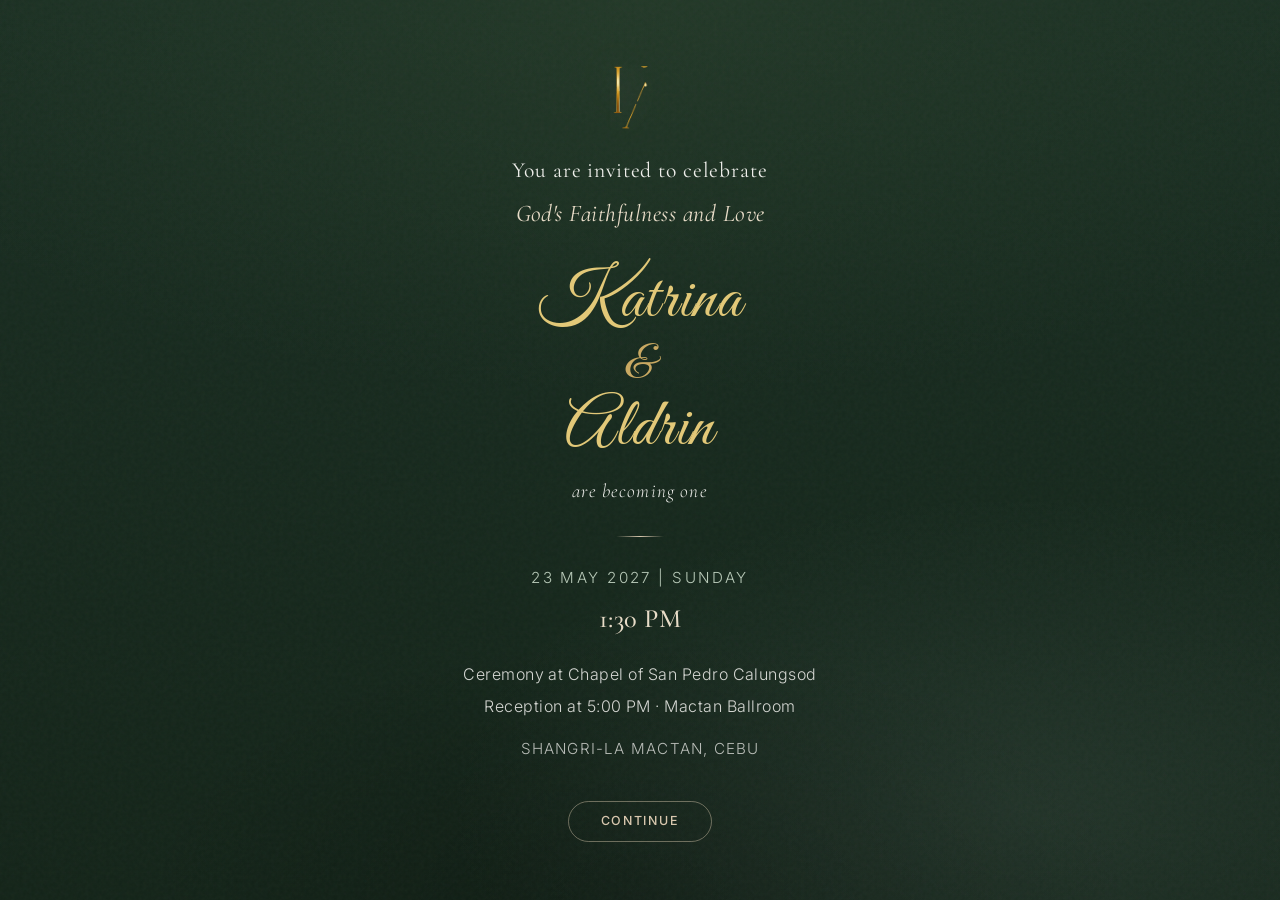
<file: attend.html>
<!doctype html>
<html lang="en">
<head>
  <meta charset="utf-8">
  <meta name="viewport" content="width=device-width, initial-scale=1">
  <title>You Are Invited · Katrina & Aldrin</title>
  <link href="https://cdn.jsdelivr.net/npm/bootstrap@5.3.3/dist/css/bootstrap.min.css" rel="stylesheet" integrity="sha384-QWTKZyjpPEjISv5WaRU9OFeRpok6YctnYmDr5pNlyT2bRjXh0JMhjY6hW+ALEwIH" crossorigin="anonymous">
  <link rel="stylesheet" href="css/style.css">
</head>
<body class="invite-page">
  <main class="invite-shell">
    <div class="invite-content">
      <div class="invite-monogram fade-in" aria-hidden="true">
        <img class="monogram-img monogram-img--gold" src="images/monogramF.gif" alt="">
      </div>

      <p class="invite-lead fade-in fade-in-1">You are invited to celebrate</p>
      <p class="invite-faith fade-in fade-in-2">God's Faithfulness and Love</p>

      <div class="invite-names fade-in fade-in-3">
        <span class="invite-name">Katrina</span>
        <span class="invite-amp">&</span>
        <span class="invite-name">Aldrin</span>
      </div>

      <p class="invite-tagline fade-in fade-in-4">are becoming one</p>

      <div class="invite-divider fade-in fade-in-5" aria-hidden="true"></div>

      <div class="invite-details fade-in fade-in-6">
        <p class="invite-date">23 May 2027 | Sunday</p>
        <p class="invite-time">1:30 PM</p>
        <p class="invite-venue-line">Ceremony at Chapel of San Pedro Calungsod</p>
        <p class="invite-venue-line">Reception at 5:00 PM · Mactan Ballroom</p>
        <p class="invite-location">Shangri-La Mactan, Cebu</p>
      </div>

      <div class="invite-continue fade-in fade-in-7">
        <a class="btn btn-invite" href="gate.html?next=wedding.html">Continue</a>
      </div>
    </div>
  </main>
</body>
</html>
</file>
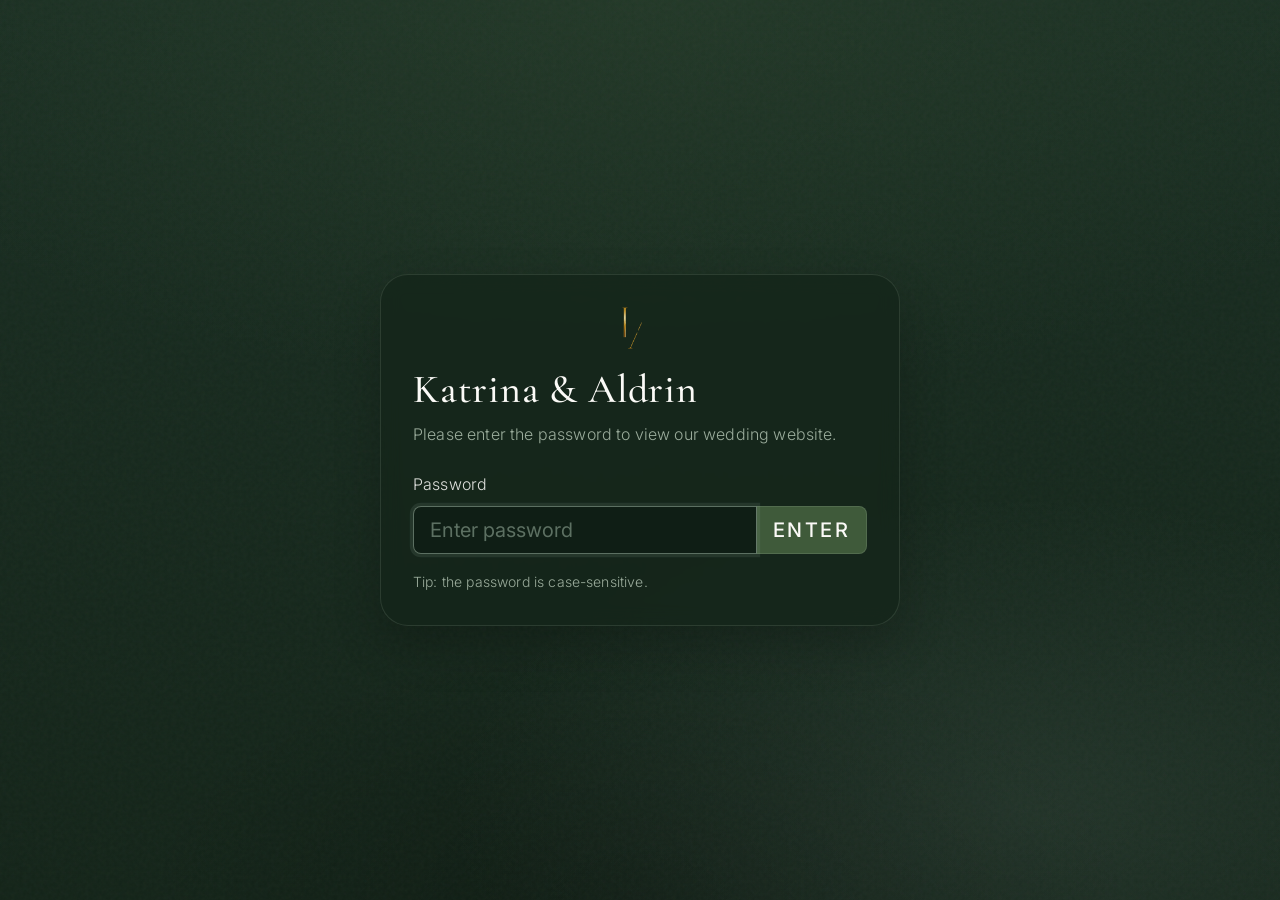
<file: entourage.html>
<!doctype html>
<html lang="en">
<head>
  <meta charset="utf-8">
  <meta http-equiv="refresh" content="0; url=wedding.html#entourage">
  <title>Redirecting…</title>
  <script>window.location.replace("wedding.html#entourage");</script>
</head>
<body>
  <p>Redirecting to <a href="wedding.html#entourage">wedding.html#entourage</a>…</p>
</body>
</html>
</file>
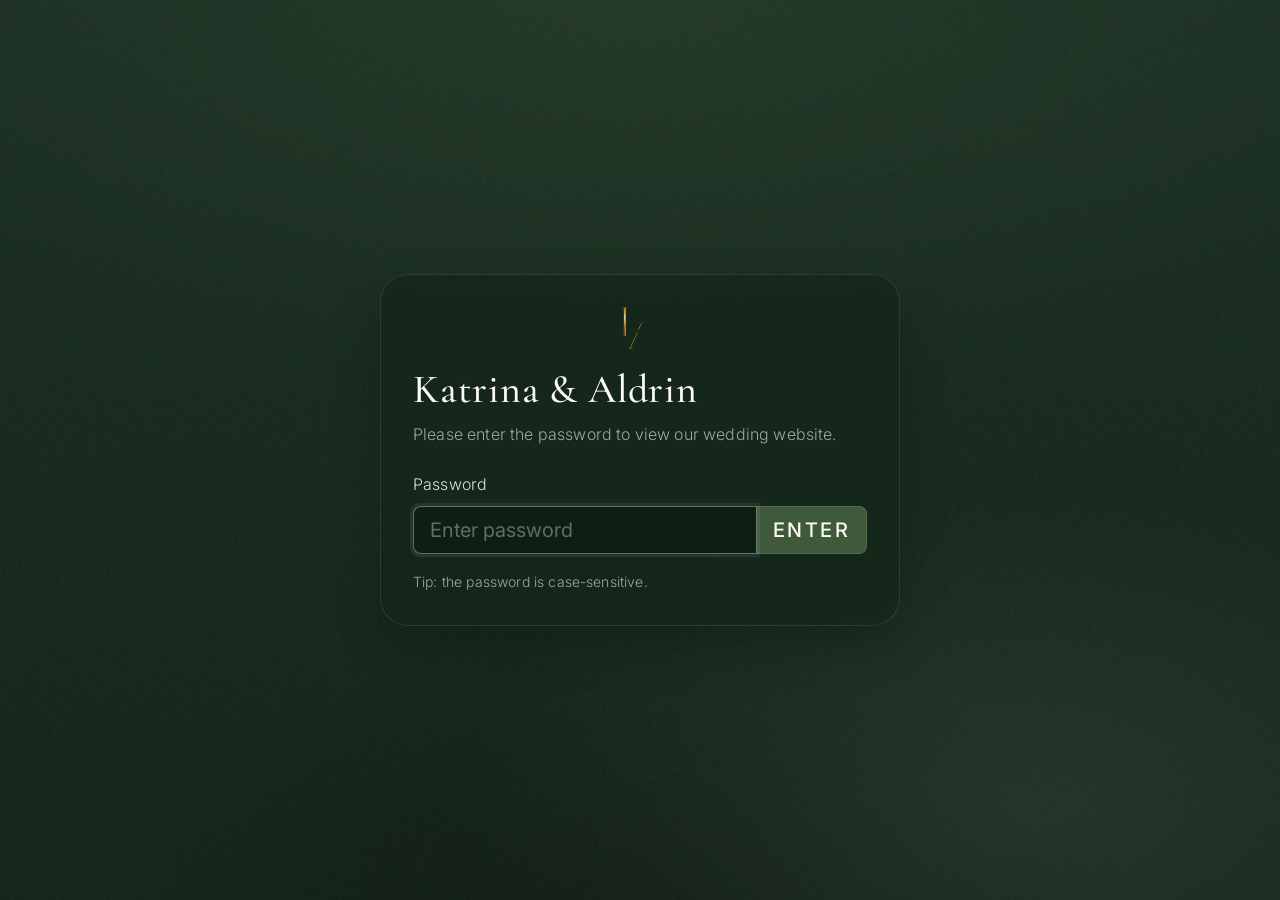
<file: faq.html>
<!doctype html>
<html lang="en">
<head>
  <meta charset="utf-8">
  <meta http-equiv="refresh" content="0; url=wedding.html#faq">
  <title>Redirecting…</title>
  <script>window.location.replace("wedding.html#faq");</script>
</head>
<body>
  <p>Redirecting to <a href="wedding.html#faq">wedding.html#faq</a>…</p>
</body>
</html>
</file>
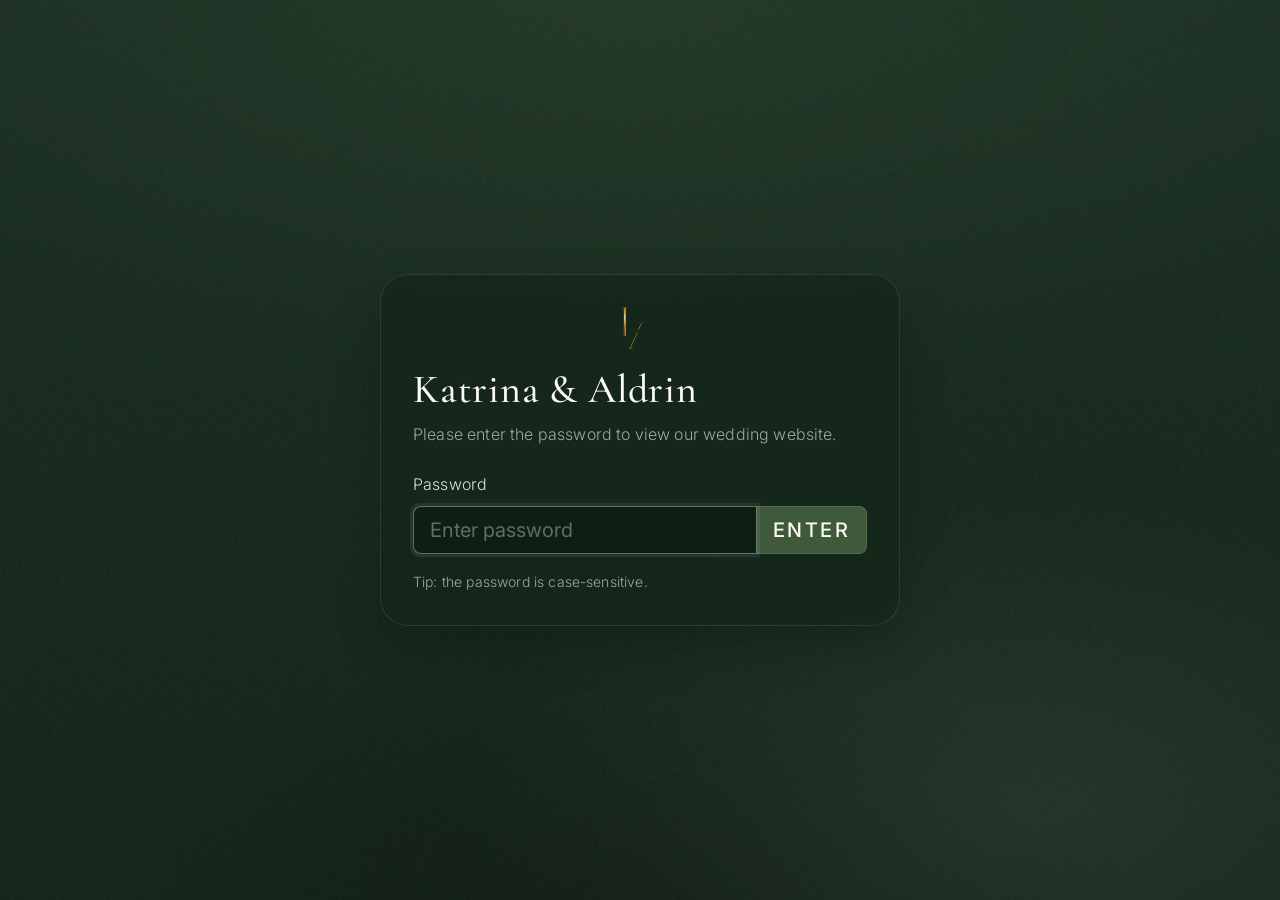
<file: gallery.html>
<!doctype html>
<html lang="en">
<head>
  <meta charset="utf-8">
  <meta name="viewport" content="width=device-width, initial-scale=1">
  <title>Gallery · Katrina & Aldrin</title>
  <link href="https://cdn.jsdelivr.net/npm/bootstrap@5.3.3/dist/css/bootstrap.min.css" rel="stylesheet" integrity="sha384-QWTKZyjpPEjISv5WaRU9OFeRpok6YctnYmDr5pNlyT2bRjXh0JMhjY6hW+ALEwIH" crossorigin="anonymous">
  <link rel="stylesheet" href="css/style.css">
</head>
<body>
  <script src="js/site.js"></script>
  <script>window.__KA_SITE__.requireAuth();</script>

  <nav class="navbar navbar-expand-lg bg-white bg-opacity-75 border-bottom sticky-top" style="backdrop-filter: blur(10px);">
    <div class="container">
      <a class="navbar-brand fw-semibold" href="wedding.html#story">Katrina & Aldrin</a>
      <button class="navbar-toggler" type="button" data-bs-toggle="collapse" data-bs-target="#nav" aria-controls="nav" aria-expanded="false" aria-label="Toggle navigation">
        <span class="navbar-toggler-icon"></span>
      </button>
      <div class="collapse navbar-collapse" id="nav">
        <ul class="navbar-nav ms-auto gap-lg-2 flex-wrap justify-content-end">
          <li class="nav-item"><a class="nav-link" href="wedding.html#story">Our Story</a></li>
          <li class="nav-item"><a class="nav-link" href="wedding.html#details">Details</a></li>
          <li class="nav-item"><a class="nav-link" href="wedding.html#travel">Travel</a></li>
          <li class="nav-item"><a class="nav-link" href="wedding.html#entourage">Entourage</a></li>
          <li class="nav-item"><a class="nav-link" href="wedding.html#rsvp">RSVP</a></li>
          <li class="nav-item"><a class="nav-link active" href="gallery.html">Gallery</a></li>
          <li class="nav-item"><a class="nav-link" href="wedding.html#gifts">Gifts</a></li>
          <li class="nav-item"><a class="nav-link" href="wedding.html#faq">FAQ</a></li>
        </ul>
      </div>
    </div>
  </nav>

  <main class="py-5">
    <section class="container py-4 py-lg-5">
      <div class="text-center page-header">
        <div class="section-title small">Gallery</div>
        <h1 class="serif fw-semibold mb-3">Moments to come.</h1>
        <p class="text-muted mb-0">We’ll add engagement photos and wedding highlights here soon.</p>
      </div>

      <div class="row g-3">
        <div class="col-6 col-md-4 col-lg-3">
          <div class="card ratio ratio-4x3 d-flex align-items-center justify-content-center text-muted">Coming soon</div>
        </div>
        <div class="col-6 col-md-4 col-lg-3">
          <div class="card ratio ratio-4x3 d-flex align-items-center justify-content-center text-muted">Coming soon</div>
        </div>
        <div class="col-6 col-md-4 col-lg-3">
          <div class="card ratio ratio-4x3 d-flex align-items-center justify-content-center text-muted">Coming soon</div>
        </div>
        <div class="col-6 col-md-4 col-lg-3">
          <div class="card ratio ratio-4x3 d-flex align-items-center justify-content-center text-muted">Coming soon</div>
        </div>
        <div class="col-6 col-md-4 col-lg-3">
          <div class="card ratio ratio-4x3 d-flex align-items-center justify-content-center text-muted">Coming soon</div>
        </div>
        <div class="col-6 col-md-4 col-lg-3">
          <div class="card ratio ratio-4x3 d-flex align-items-center justify-content-center text-muted">Coming soon</div>
        </div>
        <div class="col-6 col-md-4 col-lg-3">
          <div class="card ratio ratio-4x3 d-flex align-items-center justify-content-center text-muted">Coming soon</div>
        </div>
        <div class="col-6 col-md-4 col-lg-3">
          <div class="card ratio ratio-4x3 d-flex align-items-center justify-content-center text-muted">Coming soon</div>
        </div>
      </div>
    </section>
  </main>

  <footer class="footer py-4">
    <div class="container d-flex flex-column flex-lg-row align-items-center justify-content-between">
      <div>With love, Katrina & Aldrin</div>
      <div class="small text-white-50">May 23, 2027 · Shangri-La Mactan</div>
      <div class="small text-white-50"><a class="text-white" href="wedding.html#story">Back to wedding</a></div>
    </div>
  </footer>

  <script src="https://cdn.jsdelivr.net/npm/bootstrap@5.3.3/dist/js/bootstrap.bundle.min.js" integrity="sha384-YvpcrYf0tY3lHB60NNkmXc5s9fDVZLESaAA55NDzOxhy9GkcIdslK1eN7N6jIeHz" crossorigin="anonymous"></script>
</body>
</html>
</file>
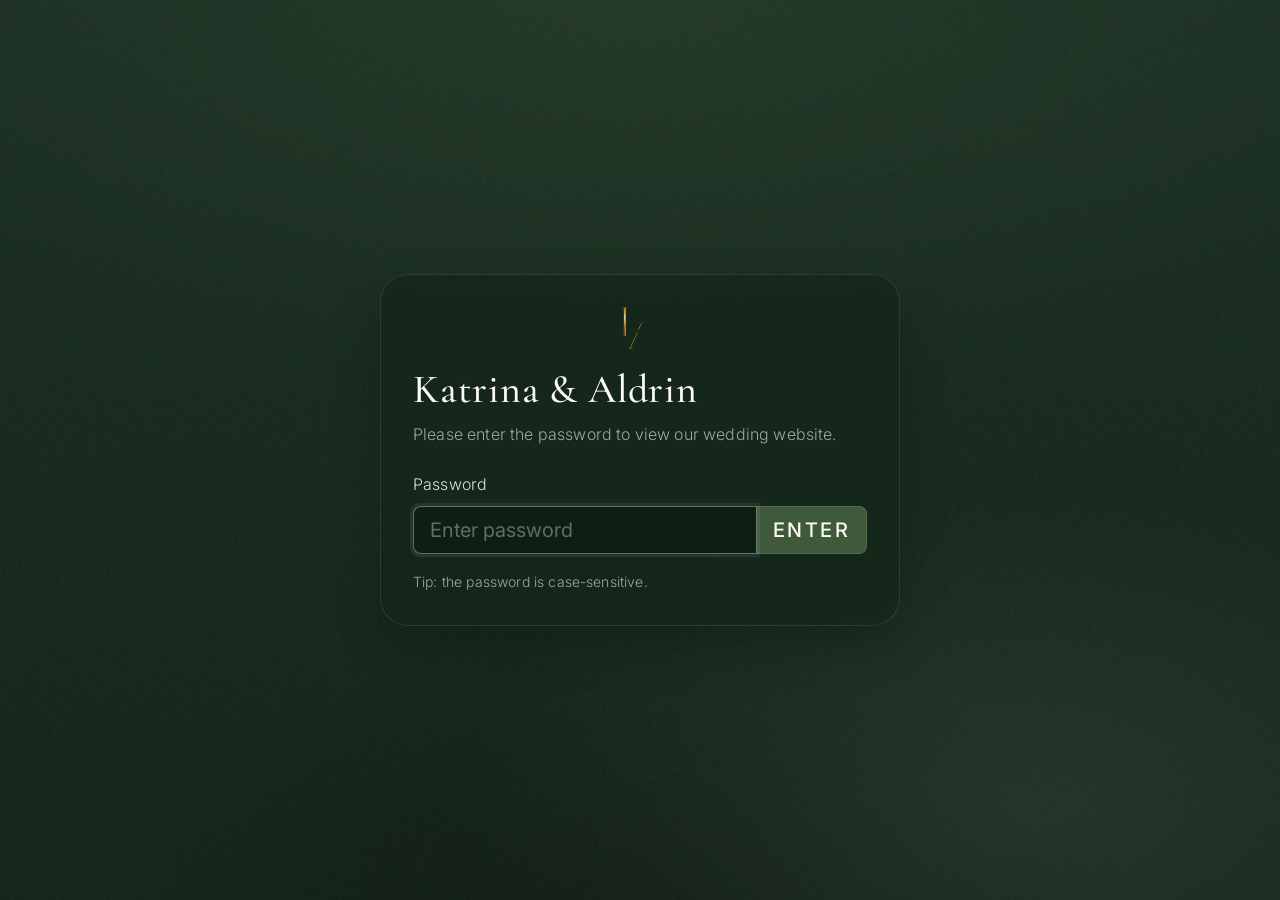
<file: gate.html>
<!doctype html>
<html lang="en">
<head>
  <meta charset="utf-8">
  <meta name="viewport" content="width=device-width, initial-scale=1">
  <title>Enter Password · Katrina & Aldrin</title>
  <link href="https://cdn.jsdelivr.net/npm/bootstrap@5.3.3/dist/css/bootstrap.min.css" rel="stylesheet" integrity="sha384-QWTKZyjpPEjISv5WaRU9OFeRpok6YctnYmDr5pNlyT2bRjXh0JMhjY6hW+ALEwIH" crossorigin="anonymous">
  <link rel="stylesheet" href="css/style.css">
</head>
<body class="gate-page">
  <main class="gate-shell">
    <div class="gate-card">
      <div class="gate-mark">
        <img class="monogram-img monogram-img--olive" src="images/monogramF.gif" alt="">
      </div>
      <h1 class="gate-title">Katrina & Aldrin</h1>
      <p class="gate-subtitle">Please enter the password to view our wedding website.</p>

      <form id="gate-form" class="mt-4" autocomplete="off">
        <label class="form-label" for="gate-password">Password</label>
        <div class="input-group input-group-lg">
          <input id="gate-password" name="password" type="password" class="form-control" placeholder="Enter password" required>
          <button class="btn btn-olive" type="submit">Enter</button>
        </div>
        <div id="gate-error" class="invalid-feedback d-block mt-2" style="display:none"></div>
        <div class="small text-muted mt-3">Tip: the password is case-sensitive.</div>
      </form>
    </div>
  </main>

  <script src="js/site.js"></script>
  <script>
    (function () {
      const PASSCODE = "locs2026";
      const form = document.getElementById("gate-form");
      const passwordEl = document.getElementById("gate-password");
      const errorEl = document.getElementById("gate-error");

      function showError(msg) {
        errorEl.textContent = msg;
        errorEl.style.display = "block";
        passwordEl.classList.add("is-invalid");
      }

      form.addEventListener("submit", (e) => {
        e.preventDefault();
        errorEl.style.display = "none";
        passwordEl.classList.remove("is-invalid");

        const val = (passwordEl.value || "").trim();
        if (!val) return showError("Please enter the password.");
        if (val !== PASSCODE) return showError("Incorrect password. Please try again.");

        window.__KA_SITE__.setAuthed();
        const next = window.__KA_SITE__.getNextUrl() || "wedding.html";
        window.location.replace(next);
      });

      // focus for mobile UX
      setTimeout(() => passwordEl.focus(), 50);
    })();
  </script>
</body>
</html>
</file>
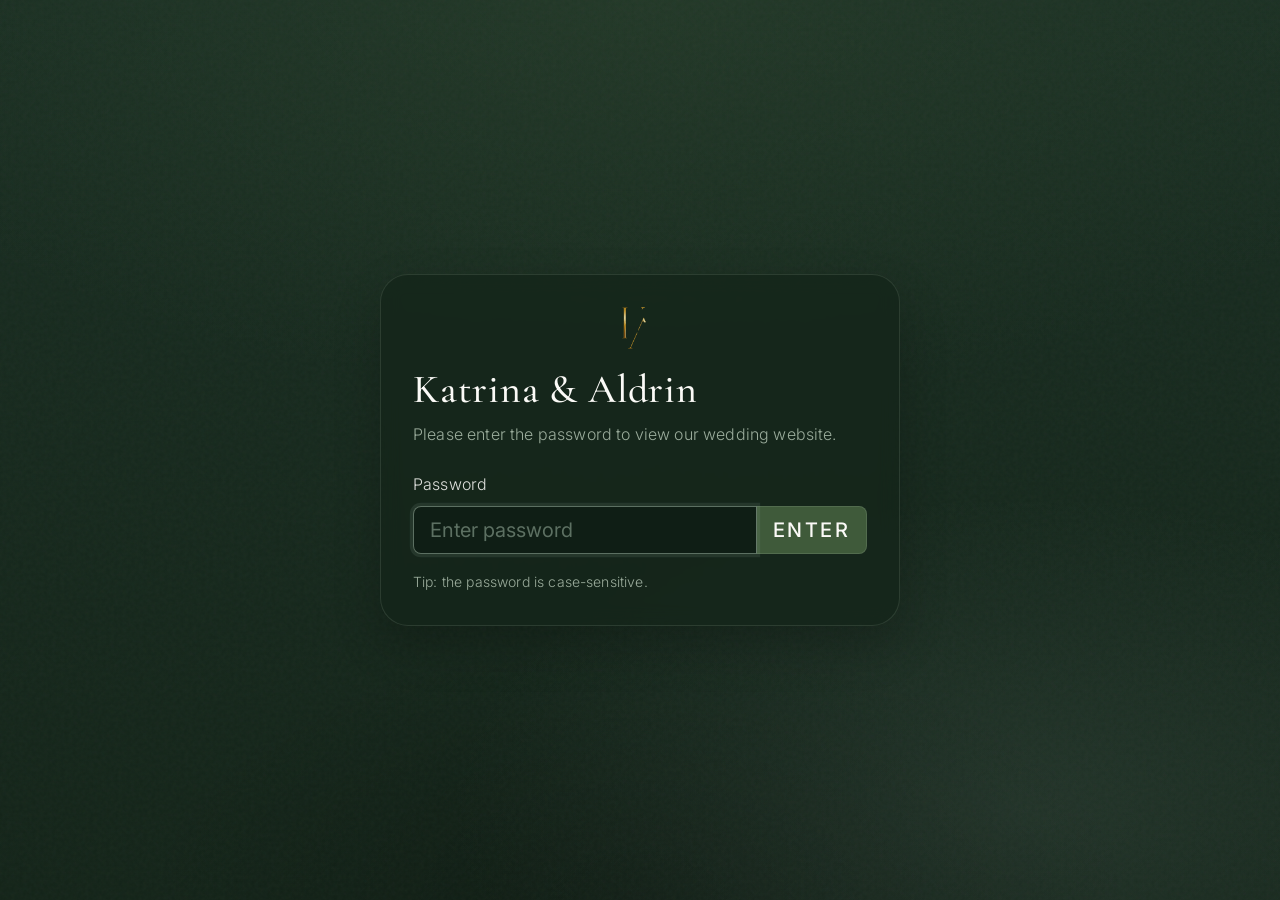
<file: gifts.html>
<!doctype html>
<html lang="en">
<head>
  <meta charset="utf-8">
  <meta http-equiv="refresh" content="0; url=wedding.html#gifts">
  <title>Redirecting…</title>
  <script>window.location.replace("wedding.html#gifts");</script>
</head>
<body>
  <p>Redirecting to <a href="wedding.html#gifts">wedding.html#gifts</a>…</p>
</body>
</html>
</file>
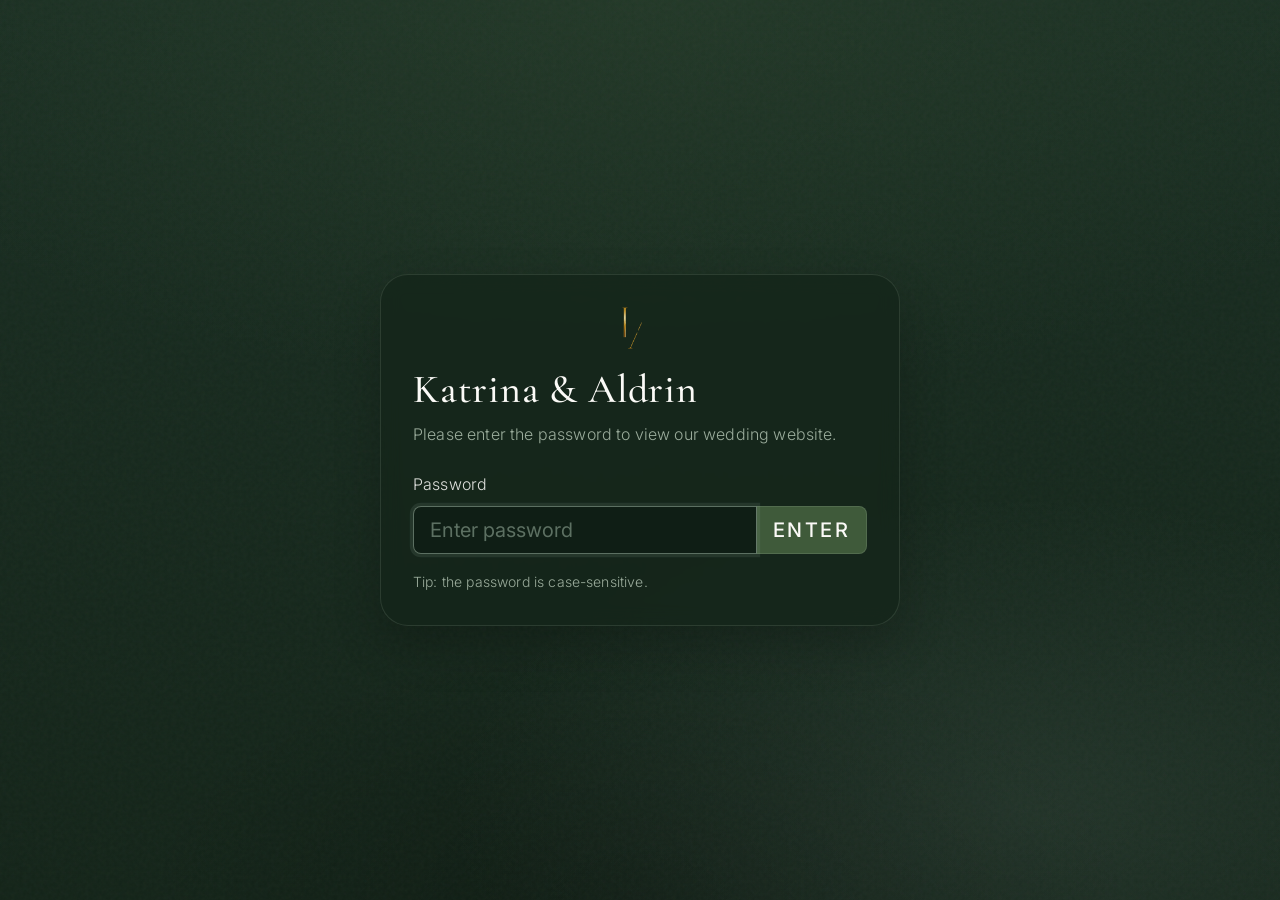
<file: our-story.html>
<!doctype html>
<html lang="en">
<head>
  <meta charset="utf-8">
  <meta http-equiv="refresh" content="0; url=wedding.html#story">
  <title>Redirecting…</title>
  <script>window.location.replace("wedding.html#story");</script>
</head>
<body>
  <p>Redirecting to <a href="wedding.html#story">wedding.html#story</a>…</p>
</body>
</html>
</file>
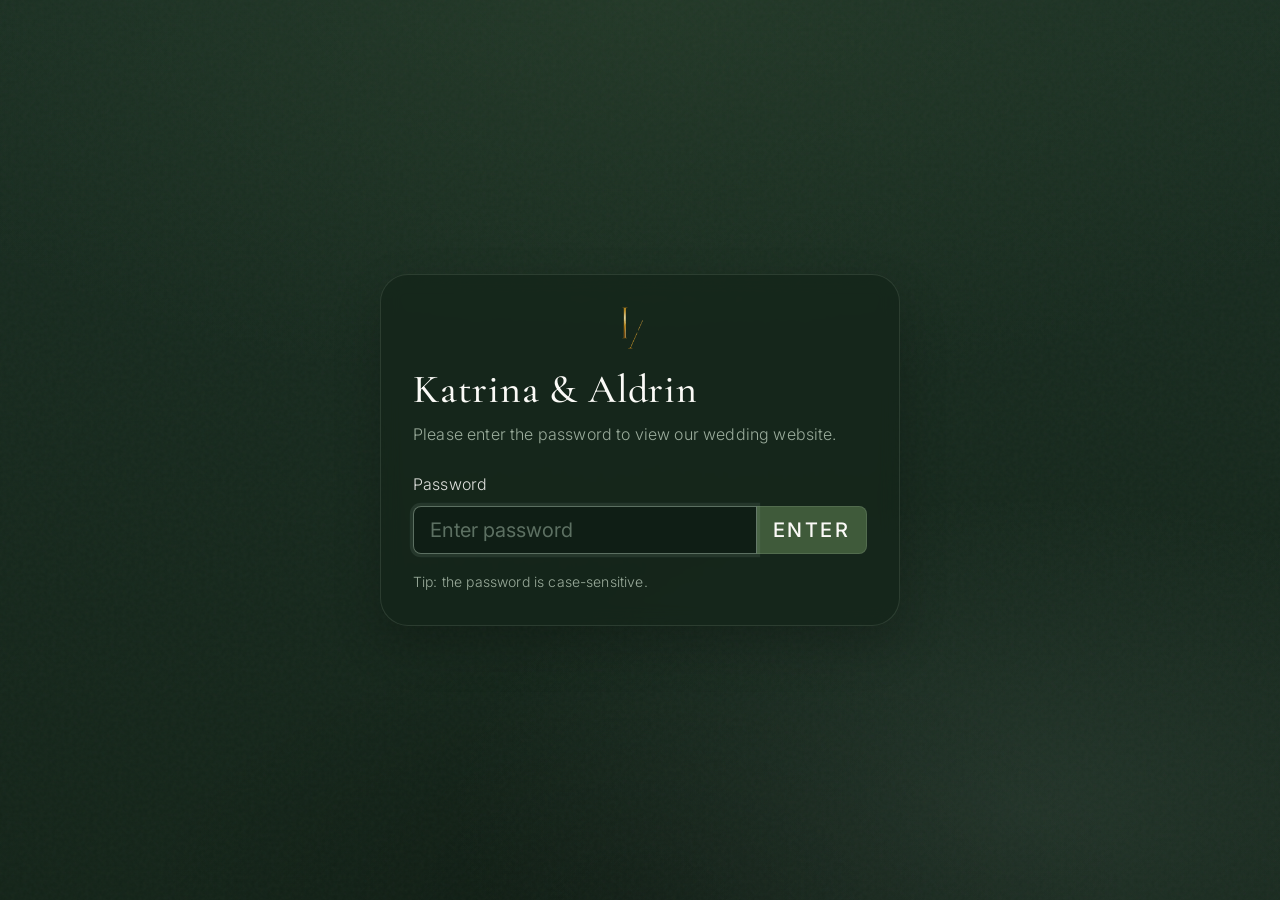
<file: rsvp.html>
<!doctype html>
<html lang="en">
<head>
  <meta charset="utf-8">
  <meta http-equiv="refresh" content="0; url=wedding.html#rsvp">
  <title>Redirecting…</title>
  <script>window.location.replace("wedding.html#rsvp");</script>
</head>
<body>
  <p>Redirecting to <a href="wedding.html#rsvp">wedding.html#rsvp</a>…</p>
</body>
</html>
</file>
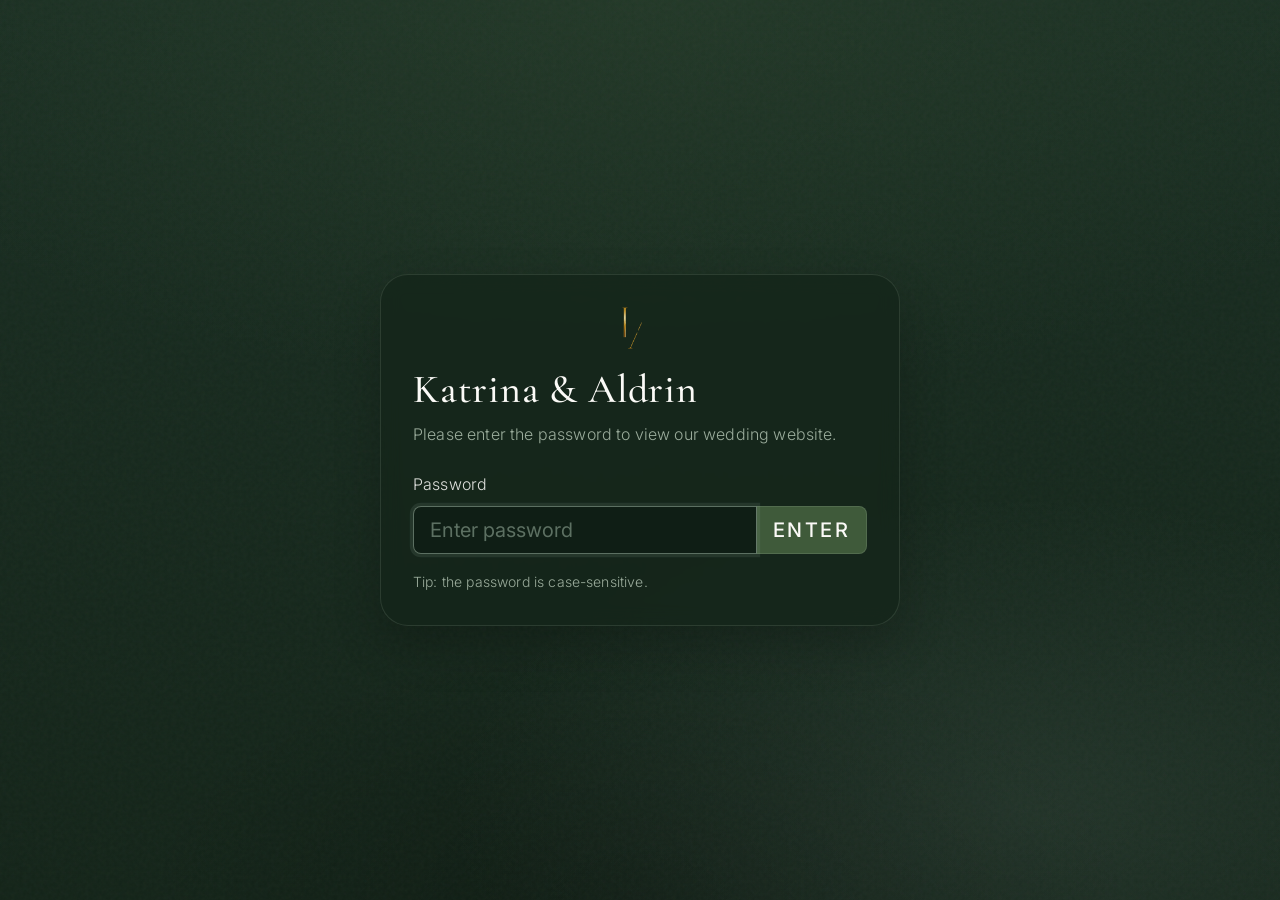
<file: travel.html>
<!doctype html>
<html lang="en">
<head>
  <meta charset="utf-8">
  <meta http-equiv="refresh" content="0; url=wedding.html#travel">
  <title>Redirecting…</title>
  <script>window.location.replace("wedding.html#travel");</script>
</head>
<body>
  <p>Redirecting to <a href="wedding.html#travel">wedding.html#travel</a>…</p>
</body>
</html>
</file>
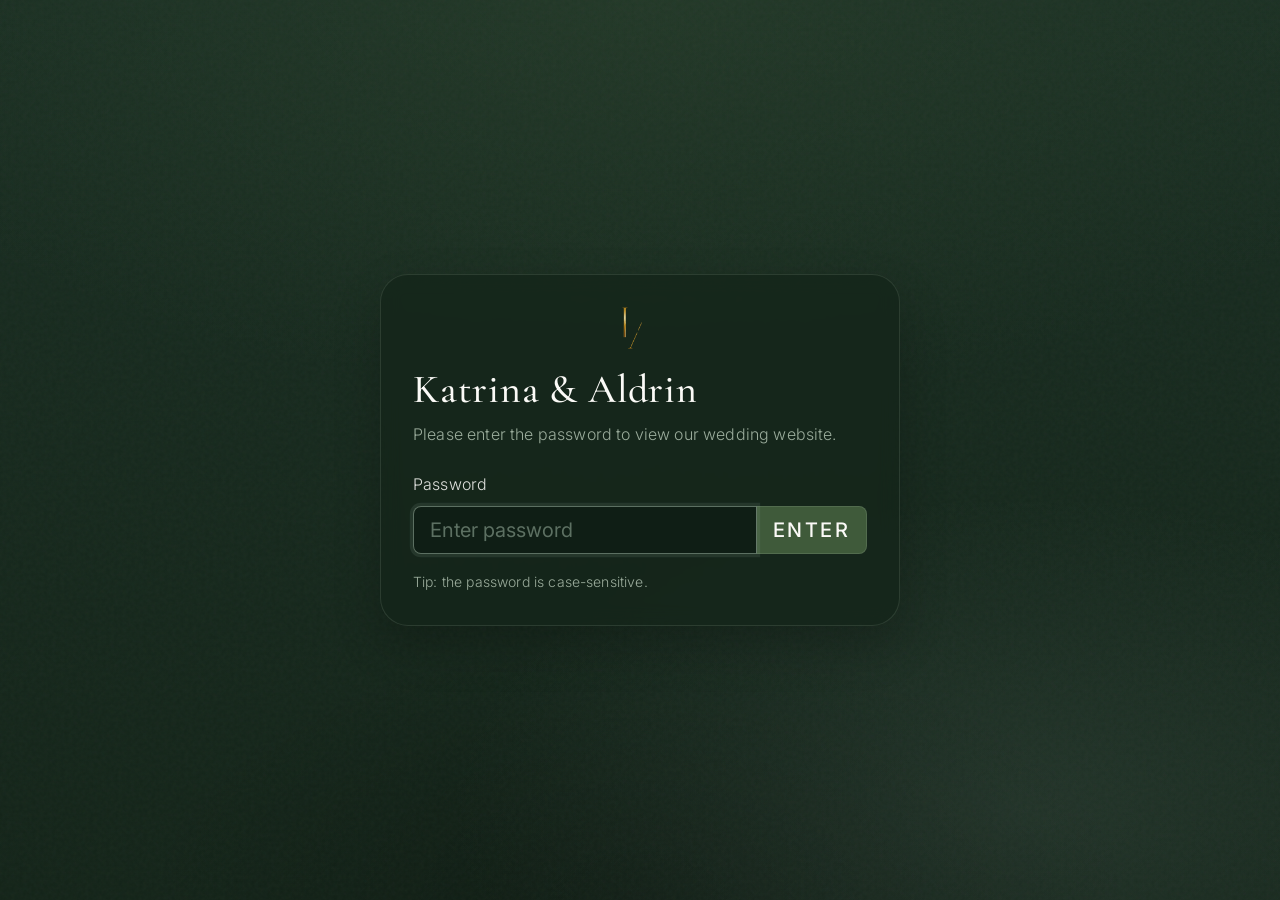
<file: wedding-details.html>
<!doctype html>
<html lang="en">
<head>
  <meta charset="utf-8">
  <meta http-equiv="refresh" content="0; url=wedding.html#details">
  <title>Redirecting…</title>
  <script>window.location.replace("wedding.html#details");</script>
</head>
<body>
  <p>Redirecting to <a href="wedding.html#details">wedding.html#details</a>…</p>
</body>
</html>
</file>
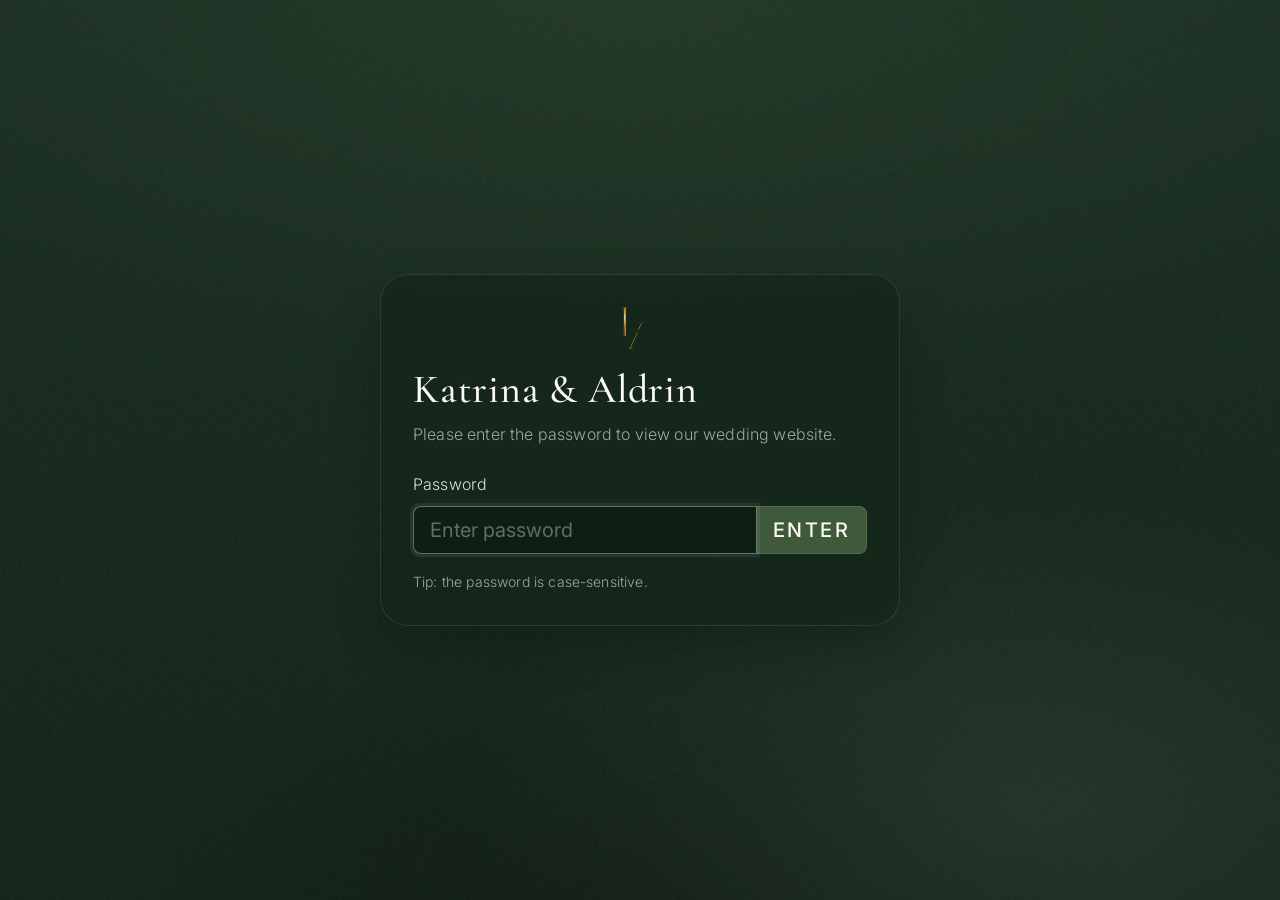
<file: wedding.html>
<!doctype html>
<html lang="en">
<head>
  <meta charset="utf-8">
  <meta name="viewport" content="width=device-width, initial-scale=1">
  <title>Katrina & Aldrin · Wedding</title>
  <link href="https://cdn.jsdelivr.net/npm/bootstrap@5.3.3/dist/css/bootstrap.min.css" rel="stylesheet" integrity="sha384-QWTKZyjpPEjISv5WaRU9OFeRpok6YctnYmDr5pNlyT2bRjXh0JMhjY6hW+ALEwIH" crossorigin="anonymous">
  <link rel="stylesheet" href="css/style.css">
</head>
<body>
  <script src="js/site.js"></script>
  <script>window.__KA_SITE__.requireAuth();</script>

  <nav class="navbar navbar-expand-lg bg-white bg-opacity-75 border-bottom sticky-top" style="backdrop-filter: blur(10px);">
    <div class="container">
      <a class="navbar-brand fw-semibold" href="#story">Katrina & Aldrin</a>
      <button class="navbar-toggler" type="button" data-bs-toggle="collapse" data-bs-target="#nav" aria-controls="nav" aria-expanded="false" aria-label="Toggle navigation">
        <span class="navbar-toggler-icon"></span>
      </button>
      <div class="collapse navbar-collapse" id="nav">
        <ul class="navbar-nav ms-auto gap-lg-2 flex-wrap justify-content-end">
          <li class="nav-item"><a class="nav-link" href="#story">Our Story</a></li>
          <li class="nav-item"><a class="nav-link" href="#details">Details</a></li>
          <li class="nav-item"><a class="nav-link" href="#travel">Travel</a></li>
          <li class="nav-item"><a class="nav-link" href="#stay">Stay</a></li>
          <li class="nav-item"><a class="nav-link" href="#entourage">Entourage</a></li>
          <li class="nav-item"><a class="nav-link" href="#rsvp">RSVP</a></li>
          <li class="nav-item"><a class="nav-link" href="gallery.html">Gallery</a></li>
          <li class="nav-item"><a class="nav-link" href="#gifts">Gifts</a></li>
          <li class="nav-item"><a class="nav-link" href="#faq">FAQ</a></li>
        </ul>
      </div>
    </div>
  </nav>

  <main class="py-5">
    <!-- story -->
    <section class="container py-4 py-lg-5" id="story">
      <div class="text-center page-header">
        <div class="section-title small">Our Story</div>
        <h1 class="serif fw-semibold mb-3">A promise before Him, forever between us.</h1>
        <!-- <p class="text-muted mb-0">Calm, romantic, and grounded in purpose.</p> -->
      </div>

      <div class="row g-4 align-items-stretch">
        <div class="col-lg-6">
          <div class="card p-4 h-100">
            <div class="d-flex align-items-baseline justify-content-between">
              <h2 class="invite-name story-card-name mb-0">Katrina</h2>
              <div class="script-mark text-muted">THE LIGHT</div>
            </div>
            <hr class="my-4">
            <p class="mb-2"><span class="fw-semibold">Outgoing.</span> <span class="fw-semibold">Spontaneous.</span> <span class="fw-semibold">Carefree.</span></p>
            <p class="text-muted mb-3">The one who brings energy into every room—quick to laugh, quick to feel, and always ready for the next adventure.</p>
            <p class="text-muted mb-0">She moves with freedom, finding joy in the moment and beauty in the unexpected.</p>
          </div>
        </div>

        <div class="col-lg-6">
          <div class="card card--sage p-4 h-100">
            <div class="d-flex align-items-baseline justify-content-between">
              <h2 class="invite-name story-card-name mb-0">Aldrin</h2>
              <div class="script-mark text-muted">THE STEADY</div>
            </div>
            <hr class="my-4">
            <p class="mb-2"><span class="fw-semibold">Calm.</span> <span class="fw-semibold">Calculated.</span> <span class="fw-semibold">Intentional.</span></p>
            <p class="text-muted mb-3">The one who thinks deeply, moves carefully, and creates stability in every situation.</p>
            <p class="text-muted mb-0">He leads with quiet strength—grounded, thoughtful, and always certain.</p>
          </div>
        </div>
      </div>

      <div class="text-center mt-5 pt-3">
        <p class="serif fst-italic fs-5 mb-0">Two different paths—aligned by God, and made whole together.</p>
        <a class="scroll-down" href="#details" aria-label="Scroll to Wedding Details">
          <span class="scroll-down-icon" aria-hidden="true">
            <svg viewBox="0 0 24 24" width="28" height="28" fill="none" stroke="currentColor" stroke-width="1.6" stroke-linecap="round" stroke-linejoin="round">
              <path d="M6 9l6 6 6-6"/>
            </svg>
          </span>
        </a>
      </div>

      <div class="section-floral-divider" aria-hidden="true">
        <img src="images/floral-divider-gold.png" alt="" class="floral-divider-img">
      </div>
    </section>
    <!-- details -->
    <section class="container py-4 py-lg-5" id="details">
      <div class="text-center page-header">
        <div class="section-title small">Wedding Details</div>
        <h1 class="serif fw-semibold mb-3">Chapel of San Pedro Calungsod &amp; Shangri-La Mactan</h1>
        <p class="text-muted mb-0">May 23, 2027</p>
      </div>

      <div class="row g-4">
        <div class="col-md-6">
          <div class="card p-4 h-100 text-center">
            <div class="section-title small">Ceremony</div>
            <div class="serif fw-semibold fs-4 mt-2">1:30 PM</div>
            <div class="text-muted mt-2">Chapel of San Pedro Calungsod</div>
          </div>
        </div>
        <div class="col-md-6">
          <div class="card card--sand p-4 h-100 text-center">
            <div class="section-title small">Reception</div>
            <div class="serif fw-semibold fs-4 mt-2">5:00 PM</div>
            <div class="text-muted mt-2">Mactan Ballroom, Shangri-La Mactan, Cebu</div>
          </div>
        </div>
      </div>

      <div class="dress-code-section mt-5">
        <div class="card card--sand p-4 p-lg-5">
          <div class="text-center mb-4">
            <div class="section-title small">Dress Code</div>
            <h2 class="serif fw-semibold mt-2 mb-2">Modern Tropical Formal</h2>
            <p class="dress-code-lead mb-2">Linen, light fabrics, and relaxed tailoring to complement the beauty of a tropical seaside celebration.</p>
          </div>

          <div class="dress-code-divider" aria-hidden="true"></div>

          <h3 class="section-title text-center mt-4 mb-2">Guest Color Guide</h3>
          <p class="text-muted text-center small mb-3">Muted greens &amp; muted browns</p>

          <div class="script-mark text-center mb-3">Muted Green Palette</div>
          <div class="color-swatches color-swatches--compact" role="list" aria-label="Guest muted green palette">
            <div class="color-swatch" role="listitem">
              <span class="color-swatch-circle" style="--swatch: #A6B49A;"></span>
              <span class="color-swatch-label">Sage</span>
            </div>
            <div class="color-swatch" role="listitem">
              <span class="color-swatch-circle" style="--swatch: #8FA18A;"></span>
              <span class="color-swatch-label">Eucalyptus</span>
            </div>
            <div class="color-swatch" role="listitem">
              <span class="color-swatch-circle" style="--swatch: #7A8A6F;"></span>
              <span class="color-swatch-label">Olive</span>
            </div>
            <div class="color-swatch" role="listitem">
              <span class="color-swatch-circle" style="--swatch: #5F6F5B;"></span>
              <span class="color-swatch-label">Moss</span>
            </div>
            <div class="color-swatch" role="listitem">
              <span class="color-swatch-circle" style="--swatch: #BCC8B7;"></span>
              <span class="color-swatch-label">Silver Sage</span>
            </div>
          </div>

          <div class="script-mark text-center mt-4 mb-3">Muted Brown Palette</div>
          <div class="color-swatches color-swatches--compact" role="list" aria-label="Guest muted brown palette">
            <div class="color-swatch" role="listitem">
              <span class="color-swatch-circle" style="--swatch: #B7A697;"></span>
              <span class="color-swatch-label">Taupe</span>
            </div>
            <div class="color-swatch" role="listitem">
              <span class="color-swatch-circle" style="--swatch: #CBB8A0;"></span>
              <span class="color-swatch-label">Warm Beige</span>
            </div>
            <div class="color-swatch" role="listitem">
              <span class="color-swatch-circle" style="--swatch: #A58A74;"></span>
              <span class="color-swatch-label">Mocha</span>
            </div>
            <div class="color-swatch" role="listitem">
              <span class="color-swatch-circle" style="--swatch: #8C6F5B;"></span>
              <span class="color-swatch-label">Clay</span>
            </div>
            <div class="color-swatch" role="listitem">
              <span class="color-swatch-circle" style="--swatch: #9F9386;"></span>
              <span class="color-swatch-label">Soft Taupe</span>
            </div>
          </div>

          <p class="dress-code-note text-center text-muted mt-4 mb-0"><span class="fw-semibold">No black pants please</span> — kindly stick to muted greens, browns, beiges, taupe &amp; cream pants.</p>

          <div class="row g-4 mt-4 align-items-start">
            <div class="col-lg-6">
              <h3 class="serif fw-semibold text-center mb-3">For Women</h3>
              <ul class="dress-code-list text-muted">
                <li>Long, flowy dresses</li>
                <li>Light, breathable fabrics</li>
                <li>Natural, green, and earthy tones</li>
              </ul>
            </div>
            <div class="col-lg-6">
              <h3 class="serif fw-semibold text-center mb-3">For Men</h3>
              <ul class="dress-code-list text-muted">
                <li>Light suits or barongs</li>
                <li>Breathable fabrics (linen, cotton)</li>
                <li>Light, muted tones</li>
              </ul>
            </div>
          </div>

          <p class="dress-code-note text-center text-muted mt-4 mb-0">We kindly encourage guests to stay within this palette to keep the celebration visually cohesive.</p>
        </div>

        <div class="row g-4 mt-4">
          <div class="col-lg-6">
            <div class="card p-4 h-100">
              <div class="section-title small text-center">Primary, Secondary &amp; Peer Sponsors</div>
              <p class="text-muted text-center small mt-2 mb-3">Color guide</p>
              <div class="color-swatches color-swatches--compact" role="list" aria-label="Primary, secondary and peer sponsors palette">
                <div class="color-swatch" role="listitem">
                  <span class="color-swatch-circle" style="--swatch: #e2c878;"></span>
                  <span class="color-swatch-label">Champagne</span>
                </div>
                <div class="color-swatch" role="listitem">
                  <span class="color-swatch-circle" style="--swatch: #d8c7ae;"></span>
                  <span class="color-swatch-label">Beige Champagne</span>
                </div>
                <div class="color-swatch" role="listitem">
                  <span class="color-swatch-circle" style="--swatch: #c9a962;"></span>
                  <span class="color-swatch-label">Gold Champagne</span>
                </div>
              </div>
            </div>
          </div>
          <div class="col-lg-6">
            <div class="card card--sage p-4 h-100">
              <div class="section-title small text-center">Bridesmaids</div>
              <p class="text-muted text-center small mt-2 mb-3">Color guide</p>
              <div class="color-swatches color-swatches--bridesmaids" role="list" aria-label="Bridesmaids palette">
                <div class="color-swatch" role="listitem">
                  <span class="color-swatch-circle" style="--swatch: #b8cfc4;"></span>
                  <span class="color-swatch-label">Seamist</span>
                </div>
                <div class="color-swatch" role="listitem">
                  <span class="color-swatch-circle" style="--swatch: #c8d4c4;"></span>
                  <span class="color-swatch-label">Soft Sage</span>
                </div>
                <div class="color-swatch" role="listitem">
                  <span class="color-swatch-circle" style="--swatch: #a8b89e;"></span>
                  <span class="color-swatch-label">Pressed Sage</span>
                </div>
                <div class="color-swatch" role="listitem">
                  <span class="color-swatch-circle" style="--swatch: #9aada6;"></span>
                  <span class="color-swatch-label">Silver Eucalyptus</span>
                </div>
                <div class="color-swatch" role="listitem">
                  <span class="color-swatch-circle" style="--swatch: #8aa39a;"></span>
                  <span class="color-swatch-label">Eucalyptus</span>
                </div>
                <div class="color-swatch" role="listitem">
                  <span class="color-swatch-circle" style="--swatch: #7a9478;"></span>
                  <span class="color-swatch-label">Willow Sage</span>
                </div>
                <div class="color-swatch" role="listitem">
                  <span class="color-swatch-circle" style="--swatch: #5f7354;"></span>
                  <span class="color-swatch-label">Moss Sage</span>
                </div>
              </div>
            </div>
          </div>
        </div>

        <div class="card p-4 p-lg-5 mt-4">
          <div class="section-title small text-center">Groomsmen</div>
          <div class="row g-4 mt-3 justify-content-center">
            <div class="col-md-6">
              <div class="attire-block">
                <ul class="dress-code-list dress-code-list--start text-muted mb-0">
                  <li>Taupe / beige suits</li>
                  <li>Olive green ties</li>
                </ul>
              </div>
            </div>
          </div>
          <hr class="my-4">
          <div class="row g-3 text-center text-md-start">
            <div class="col-6 col-md-4">
              <div class="script-mark mb-1">Ties</div>
              <div class="text-muted">Olive green</div>
            </div>
            <div class="col-6 col-md-4">
              <div class="script-mark mb-1">Shirt</div>
              <div class="text-muted">White</div>
            </div>
            <div class="col-6 col-md-4">
              <div class="script-mark mb-1">Shoes</div>
              <div class="text-muted">Brown</div>
            </div>
            <div class="col-6 col-md-4">
              <div class="script-mark mb-1">Pocket Square</div>
              <div class="text-muted">White / cream</div>
            </div>
            <div class="col-12 col-md-8">
              <div class="script-mark mb-1">Flower / Boutonniere</div>
              <div class="text-muted">White / cream</div>
            </div>
          </div>
        </div>
      </div>

      <div class="row g-4 mt-4" id="travel">
        <div class="col-lg-6">
          <div class="card p-4 h-100">
            <div class="section-title small">Venue</div>
            <h2 class="serif fw-semibold mt-2 mb-2">Shangri-La Mactan, Cebu</h2>
            <p class="text-muted mb-0">We recommend staying at the venue or nearby resorts for convenience.</p>
            <hr class="my-4">
            <div class="section-title small">Nearest airport</div>
            <div class="fw-semibold mt-2">Mactan–Cebu International Airport</div>
            <p class="text-muted mb-0">Most travel routes will arrive here.</p>
            <div class="mt-4 d-flex flex-wrap gap-2">
              <a class="btn btn-olive" target="_blank" rel="noreferrer" href="https://www.google.com/maps/search/?api=1&query=Shangri-La%20Mactan%20Resort%20and%20Spa">Open in Google Maps</a>
              <a class="btn btn-outline-dark" href="#stay">Shangri-La Room Booking</a>
            </div>
          </div>
        </div>
        <div class="col-lg-6">
          <div class="card p-2 h-100 overflow-hidden">
            <div class="ratio ratio-4x3 rounded-4 overflow-hidden">
              <iframe
                title="Google Map"
                loading="lazy"
                referrerpolicy="no-referrer-when-downgrade"
                src="https://www.google.com/maps?q=Shangri-La%20Mactan%20Resort%20and%20Spa&output=embed">
              </iframe>
            </div>
          </div>
        </div>
      </div>
    </section>
    <!-- travel -->
    <!-- stay -->
    <section class="container py-4 py-lg-5" id="stay">
      <div class="section-floral-divider section-floral-divider--top" aria-hidden="true">
        <img src="images/floral-divider-gold.png" alt="" class="floral-divider-img">
      </div>
      <div class="text-center page-header">
        <div class="section-title small">Shangri-La Room Booking</div>
        <h1 class="serif fw-semibold mb-3">Stay With Us</h1>
        <p class="text-muted mb-0">We’d love to have you stay close and enjoy the wedding weekend with us at Shangri-La Mactan, Cebu.</p>
      </div>

      <div class="row g-4 align-items-stretch justify-content-center">
        <div class="col-lg-7">
          <div class="card p-4 p-lg-5 h-100">
            <p class="text-muted mb-3">For the convenience of our guests, Shangri-La has provided a special booking link with preferred room rates for our wedding. These rates may offer savings compared with the hotel’s regular rates, subject to room availability.</p>
            <p class="text-muted mb-4">Simply click the button below to view the available rooms and rates for your stay—or scan the QR code.</p>
            <div class="d-flex flex-wrap gap-2 mb-4">
              <a
                class="btn btn-olive btn-lg"
                target="_blank"
                rel="noreferrer"
                href="https://forms.cloud.microsoft/Pages/ResponsePage.aspx?id=oUq5tAgkzk-bq_SYwflZUYVn7PhQcilOu-CZDTnNAWlURFFMNjhOSklGQkk4T0ZDQjVKQTNRR0MxWS4u">
                Book Your Stay at Shangri-La
              </a>
            </div>
            <p class="text-muted mb-3">We recommend booking early, especially if you’re travelling to Cebu for the celebration.</p>
            <p class="text-muted mb-0">We can’t wait to celebrate with you on 23 May 2027 and make some beautiful memories together in Cebu.</p>
            <p class="serif fst-italic fs-5 mt-4 mb-0">Katrina &amp; Aldrin</p>
          </div>
        </div>
        <div class="col-lg-5">
          <div class="card card--sand p-4 p-lg-5 h-100 text-center">
            <div class="section-title small">Or Scan QR</div>
            <p class="text-muted small mt-2 mb-4">Scan to open the Shangri-La room booking form.</p>
            <img
              class="stay-qr-img"
              src="images/shangri-la-booking-qr.png"
              alt="QR code for Shangri-La room booking — Wedding of Aldrin Locaylocay and Katrina Dicdican, May 23, 2027"
              width="480"
              height="480"
              loading="lazy">
          </div>
        </div>
      </div>

      <div class="row g-4 justify-content-center mt-2">
        <div class="col-lg-10">
          <div class="card card--sage p-4">
            <div class="section-title small">Helpful notes</div>
            <ul class="mt-3 mb-0 text-muted">
              <li class="mb-2">Plan for warm coastal weather—light fabrics are perfect.</li>
              <li class="mb-2">If you’re booking offsite, aim to stay within Lapu-Lapu City for easy transfers.</li>
              <li class="mb-0">Preferred Shangri-La rates are subject to room availability—book early for the best selection.</li>
            </ul>
          </div>
        </div>
      </div>
    </section>
    <!-- entourage -->
    <section class="container py-4 py-lg-5" id="entourage">
      <div class="section-floral-divider section-floral-divider--top" aria-hidden="true">
        <img src="images/floral-divider-gold.png" alt="" class="floral-divider-img">
      </div>
      <div class="text-center page-header">
        <div class="section-title small">The Entourage</div>
        <h1 class="serif fw-semibold mb-3">The people God placed in our lives.</h1>
        <p class="text-muted mb-0">Accompanied by their families and loved ones.</p>
      </div>

      <div class="row g-4 mb-4">
        <div class="col-lg-6">
          <div class="card p-4 h-100 text-center">
            <div class="section-title small">Groom's Parents</div>
            <div class="serif fw-semibold fs-5 mt-3">Rebecca Locaylocay</div>
            <div class="serif fw-semibold fs-5">&amp; Elisito Locaylocay</div>
          </div>
        </div>
        <div class="col-lg-6">
          <div class="card card--sage p-4 h-100 text-center">
            <div class="section-title small">Bride's Parents</div>
            <div class="serif fw-semibold fs-5 mt-3">Rebecca Dicdican (Deceased)</div>
          </div>
        </div>
      </div>

      <div class="row g-4">
        <div class="col-lg-6">
          <div class="card p-4 h-100">
            <div class="section-title small">Maid of Honor</div>
            <div class="serif fw-semibold fs-5 mt-2">Karla Mae Dicdican</div>
            <hr class="my-4">
            <div class="section-title small">Bridesmaids</div>
            <ul class="mt-3 mb-0 text-muted">
              <li>April Maratas</li>
              <li>Emily Sanchez</li>
              <li>Stephanie Orlanes</li>
              <li>Dinah Lyn Cabalquinto</li>
              <li>Masumay Booc</li>
              <li>Ma. Kaila Guma</li>
              <li>Fay Claris Ngoho</li>
              <li>Aideza Lahoylahoy</li>
            </ul>
          </div>
        </div>
        <div class="col-lg-6">
          <div class="card card--sage p-4 h-100">
            <div class="section-title small">Best Man</div>
            <div class="serif fw-semibold fs-5 mt-2">Rafael Jose Vista</div>
            <hr class="my-4">
            <div class="section-title small">Groomsmen</div>
            <ul class="mt-3 mb-0 text-muted">
              <li>Rodrigo Felipe Vista</li>
              <li>Yanbu Locop</li>
              <li>Dacks Apellanes</li>
              <li>Ley Taripe</li>
              <li>Nessy Viloria</li>
              <li>Dave Vicente</li>
              <li>Kristian Remon Dicdican</li>
              <li>Andrew Jerr Lou</li>
            </ul>
          </div>
        </div>
      </div>

      <div class="card p-4 p-lg-5 mt-4">
        <div class="section-title small text-center">Primary Sponsors</div>
        <div class="row g-3 mt-3">
          <div class="col-md-6">
            <ul class="mb-0 text-muted entourage-pairs">
              <li>Ahoy Wong &amp; Belinda Wong</li>
              <li>Fernando Basco Jr. &amp; Nila Basco</li>
              <li>Dundee Ticzon &amp; Cherry Ticzon</li>
              <li>John Villar &amp; Sandra Villar</li>
              <li>Hon. Vice Mayor Vincent Villacrusis &amp; Engr. Maria Norlie Villacrusis</li>
              <li>Dr. Kirby Chua &amp; Winnie Chua, MBM</li>
              <li>Edwin Mangubat &amp; Amythis Mangubat</li>
              <li>Engr. Ramon Q. Pono &amp; Teresina V. Pono</li>
            </ul>
          </div>
          <div class="col-md-6">
            <ul class="mb-0 text-muted entourage-pairs">
              <li>Engr. Bede Lim &amp; Aleth Lim</li>
              <li>Engr. Alex Beltran &amp; Dorothy Irene Beltran</li>
              <li>Engr. Andre Saberon &amp; Engr. Rizalina Saberon</li>
              <li>Jose Felipe Vista &amp; Antonieta Vista</li>
              <li>Engr. Aven Auxtero &amp; Jayenther Auxtero</li>
              <li>Harold Lawa &amp; Kristine Lawa</li>
              <li>Rixon Taneo &amp; Atty. Rhea Taneo</li>
              <li>Gov. Erico Aristotle Aumentado &amp; Cong. Maria Vanessa Cordona-Aumentado</li>
            </ul>
          </div>
        </div>
      </div>

      <div class="row g-4 mt-1">
        <div class="col-lg-6">
          <div class="card card--sand p-4 h-100">
            <div class="section-title small">Secondary Sponsors</div>
            <div class="mt-3">
              <div class="mb-3">
                <div class="script-mark mb-1">Candle</div>
                <div class="text-muted">Richell Tayong &amp; Kent Tayong</div>
              </div>
              <div class="mb-3">
                <div class="script-mark mb-1">Veil</div>
                <div class="text-muted">Cardinelli Dellosa &amp; Kris Dellosa</div>
              </div>
              <div>
                <div class="script-mark mb-1">Cord</div>
                <div class="text-muted">Carren Remedio &amp; Mike Remedio</div>
              </div>
            </div>
          </div>
        </div>
        <div class="col-lg-6">
          <div class="card p-4 h-100">
            <div class="section-title small">Peer Sponsors</div>
            <ul class="mt-3 mb-0 text-muted entourage-pairs">
              <li>Kedar Sapkota &amp; Rachana Nepal</li>
              <li>Benjie Sabelino &amp; Atty. Irene Sabelino</li>
              <li>Kim Rio Mendoza &amp; Jap Mendoza</li>
              <li>Kevin Vives &amp; Kaye Lani Rea Vives</li>
              <li>Jerome Purog &amp; Christela Purog</li>
              <li>Tom Doherty &amp; Irish Doherty</li>
              <li>Mark Anthony Fabregas &amp; Novie Mae Fabregas</li>
            </ul>
          </div>
        </div>
      </div>

      <div class="row g-4 mt-1">
        <div class="col-lg-6">
          <div class="card p-4 h-100">
            <div class="section-title small">Bearers</div>
            <div class="mt-3">
              <div class="mb-3">
                <div class="script-mark mb-1">Bible Bearer</div>
                <div class="text-muted">Nathaniel Vicente</div>
              </div>
              <div class="mb-3">
                <div class="script-mark mb-1">Coin Bearer</div>
                <div class="text-muted">Yohan Emmanuel Locop</div>
              </div>
              <div>
                <div class="script-mark mb-1">Ring Bearer</div>
                <div class="text-muted">Noah Nickeleson Dellosa</div>
              </div>
            </div>
          </div>
        </div>
        <div class="col-lg-6">
          <div class="card card--sage p-4 h-100">
            <div class="section-title small">Flower Girls</div>
            <ul class="mt-3 mb-0 text-muted">
              <li>Khloe Karisse Dellosa</li>
              <li>Caylie Remedio</li>
              <li>Carmelli Mya Remedio</li>
              <li>Kelsey Louise Vives</li>
            </ul>
            <hr class="my-4">
            <div class="section-title small">Little Brides</div>
            <div class="serif fw-semibold fs-5 mt-2">Brianna &amp; Adrianna Becca</div>
          </div>
        </div>
      </div>
    </section>
    <!-- rsvp -->
    <section class="container py-4 py-lg-5" id="rsvp">
      <div class="section-floral-divider section-floral-divider--top" aria-hidden="true">
        <img src="images/floral-divider-gold.png" alt="" class="floral-divider-img">
      </div>
      <div class="text-center page-header">
        <div class="section-title small">RSVP</div>
        <h1 class="serif fw-semibold mb-3">We would be honored to have you with us.</h1>
        <p class="text-muted mb-0">Fill this in and send your RSVP.</p>
      </div>

      <div class="row g-4 justify-content-center">
        <div class="col-lg-8">
          <div class="rsvp-embed">
            <iframe
              src="https://docs.google.com/forms/d/e/1FAIpQLSdykVZuvLFXLkGlKDzEgHjhwzdGIWsQpWqLuwxwjU2m7RnLqQ/viewform?embedded=true"
              title="RSVP — Wedding of Katrina and Aldrin"
              loading="lazy"
            >Loading…</iframe>
          </div>
        </div>
      </div>
    </section>
    <!-- gifts -->
    <section class="container py-4 py-lg-5" id="gifts">
      <div class="section-floral-divider section-floral-divider--top" aria-hidden="true">
        <img src="images/floral-divider-gold.png" alt="" class="floral-divider-img">
      </div>
      <div class="text-center page-header">
        <div class="section-title small">Gifts</div>
        <h1 class="serif fw-semibold mb-3">Your presence is the greatest gift.</h1>
        <p class="text-muted mb-0">If you wish to bless us, we’re grateful.</p>
      </div>

      <div class="row g-4 justify-content-center">
        <div class="col-lg-8">
          <div class="card p-4 p-lg-5 text-center">
            <p class="mb-3">Your presence at our wedding is the greatest gift of all.</p>
            <p class="text-muted mb-4">However, if you wish to bless us with a gift, a contribution towards our future together would be sincerely appreciated.</p>
            <a class="gift-envelope-link" href="https://app.grouptogether.com/KatrinaandAldrinsWeddingGift" target="_blank" rel="noopener">
              <img src="images/gift-envelope.png" alt="Katrina and Aldrin's wedding gift — open our GroupTogether page" class="gift-envelope-img">
            </a>
            <p class="text-muted small mt-4 mb-0">Tap the envelope to visit our gift page.</p>
          </div>
        </div>
      </div>
    </section>
    <!-- faq -->
    <section class="container py-4 py-lg-5" id="faq">
      <div class="section-floral-divider section-floral-divider--top" aria-hidden="true">
        <img src="images/floral-divider-gold.png" alt="" class="floral-divider-img">
      </div>
      <div class="text-center page-header">
        <div class="section-title small">FAQ</div>
        <h1 class="serif fw-semibold mb-3">A few helpful answers.</h1>
        <p class="text-muted mb-0">If you’re unsure, message us anytime.</p>
      </div>

      <div class="row justify-content-center">
        <div class="col-lg-9">
          <div class="accordion" id="faq-accordion">
            <div class="accordion-item border-0 mb-3" style="border-radius: var(--radius-xl); overflow:hidden; box-shadow: var(--shadow-soft);">
              <h2 class="accordion-header">
                <button class="accordion-button" type="button" data-bs-toggle="collapse" data-bs-target="#q1" aria-expanded="true" aria-controls="q1">
                  What time should I arrive?
                </button>
              </h2>
              <div id="q1" class="accordion-collapse collapse show" data-bs-parent="#faq-accordion">
                <div class="accordion-body text-muted">
                  Please arrive at least 30 minutes before the ceremony.
                </div>
              </div>
            </div>

            <div class="accordion-item border-0 mb-3" style="border-radius: var(--radius-xl); overflow:hidden; box-shadow: var(--shadow-soft);">
              <h2 class="accordion-header">
                <button class="accordion-button collapsed" type="button" data-bs-toggle="collapse" data-bs-target="#q2" aria-expanded="false" aria-controls="q2">
                  Can I bring a plus one?
                </button>
              </h2>
              <div id="q2" class="accordion-collapse collapse" data-bs-parent="#faq-accordion">
                <div class="accordion-body text-muted">
                  Due to limited capacity, we kindly ask that only invited guests attend.
                </div>
              </div>
            </div>

            <div class="accordion-item border-0 mb-3" style="border-radius: var(--radius-xl); overflow:hidden; box-shadow: var(--shadow-soft);">
              <h2 class="accordion-header">
                <button class="accordion-button collapsed" type="button" data-bs-toggle="collapse" data-bs-target="#q3" aria-expanded="false" aria-controls="q3">
                  What should I wear?
                </button>
              </h2>
              <div id="q3" class="accordion-collapse collapse" data-bs-parent="#faq-accordion">
                <div class="accordion-body text-muted">
                  Modern tropical formal with neutral/earthy tones.
                </div>
              </div>
            </div>

            <div class="accordion-item border-0" style="border-radius: var(--radius-xl); overflow:hidden; box-shadow: var(--shadow-soft);">
              <h2 class="accordion-header">
                <button class="accordion-button collapsed" type="button" data-bs-toggle="collapse" data-bs-target="#q4" aria-expanded="false" aria-controls="q4">
                  Are children invited?
                </button>
              </h2>
              <div id="q4" class="accordion-collapse collapse" data-bs-parent="#faq-accordion">
                <div class="accordion-body text-muted">
                  With love, we kindly request an adults-only celebration (no children).
                </div>
              </div>
            </div>
          </div>

          <div class="text-center mt-4">
            <a class="btn btn-olive" href="#rsvp">RSVP</a>
            <a class="btn btn-outline-dark ms-2" href="#gifts">Gifts</a>
          </div>
        </div>
      </div>
    </section>
  </main>

  <a class="back-to-top" href="#story" aria-label="Back to top">
    <svg viewBox="0 0 24 24" width="22" height="22" fill="none" stroke="currentColor" stroke-width="1.6" stroke-linecap="round" stroke-linejoin="round" aria-hidden="true">
      <path d="M6 15l6-6 6 6"/>
    </svg>
  </a>

  <footer class="footer py-4">
    <div class="container d-flex flex-column flex-lg-row align-items-center justify-content-between">
      <div>With love, Katrina & Aldrin</div>
      <div class="small text-white-50">May 23, 2027 · Shangri-La Mactan</div>
      <div class="small text-white-50"><a class="text-white" href="index.html">Back to home</a></div>
    </div>
  </footer>

  <script src="https://cdn.jsdelivr.net/npm/bootstrap@5.3.3/dist/js/bootstrap.bundle.min.js" integrity="sha384-YvpcrYf0tY3lHB60NNkmXc5s9fDVZLESaAA55NDzOxhy9GkcIdslK1eN7N6jIeHz" crossorigin="anonymous"></script>
</body>
</html>
</file>
<file: css/style.css>
@import url("https://fonts.googleapis.com/css2?family=Cormorant+Garamond:ital,wght@0,400;0,500;0,600;1,400;1,500&family=Great+Vibes&family=Inter:wght@300;400;500;600&display=swap");

:root {
  /* Primary — olive & forest */
  --olive: #3f5a3a;
  --olive-2: #2f4430;
  --olive-deep: #1a2e22;
  --olive-deep-2: #142419;

  /* Sage / eucalyptus */
  --sage: #9fb4a2;
  --sage-light: #b8c9b8;
  --eucalyptus: #8aa39a;

  /* Warm neutrals */
  --sand: #d8c7ae;
  --sand-light: #e8dcc8;
  --beige: #c9b89a;

  /* Soft whites */
  --white-soft: #fbfaf7;
  --bone: #f6f2ea;

  --ink: #1f2a36;
  --muted-on-dark: rgba(184, 201, 184, 0.82);
  --text-on-dark: rgba(251, 250, 247, 0.94);

  /* Accent — natural luxury (sand/gold sparingly) */
  --gold: #c9a962;
  --gold-light: #e2c878;

  --font-serif: "Cormorant Garamond", Georgia, serif;
  --font-sans: "Inter", system-ui, -apple-system, sans-serif;
  --font-script: "Great Vibes", "Segoe Script", cursive;

  --page-bg:
    radial-gradient(ellipse 120% 80% at 50% 0%, rgba(63, 90, 58, 0.24), transparent 55%),
    radial-gradient(ellipse 90% 70% at 80% 90%, rgba(138, 163, 154, 0.12), transparent 50%),
    radial-gradient(ellipse 80% 60% at 50% 100%, rgba(0, 0, 0, 0.22), transparent 50%),
    linear-gradient(180deg, var(--olive-deep) 0%, var(--olive-deep-2) 100%);

  --monogram-scale: 0.3;
  --radius-xl: 1.25rem;
  --radius-2xl: 1.75rem;
  --shadow-soft: 0 1.25rem 3rem rgba(0, 0, 0, 0.2);
  --section-space: clamp(3rem, 8vw, 5rem);
}

html {
  height: 100%;
}

body {
  font-family: var(--font-sans);
  font-weight: 300;
  line-height: 1.65;
  letter-spacing: 0.01em;
  background: var(--page-bg);
  background-attachment: fixed;
  color: var(--text-on-dark);
  scroll-behavior: smooth;
  min-height: 100%;
  min-height: 100vh;
  display: flex;
  flex-direction: column;
  -webkit-font-smoothing: antialiased;
}

/* Subtle linen / paper grain texture */
body::before {
  content: "";
  position: fixed;
  inset: 0;
  pointer-events: none;
  z-index: 0;
  opacity: 0.035;
  background-image: url("data:image/svg+xml,%3Csvg viewBox='0 0 256 256' xmlns='http://www.w3.org/2000/svg'%3E%3Cfilter id='n'%3E%3CfeTurbulence type='fractalNoise' baseFrequency='0.85' numOctaves='4' stitchTiles='stitch'/%3E%3C/filter%3E%3Crect width='100%25' height='100%25' filter='url(%23n)'/%3E%3C/svg%3E");
}

body > * {
  position: relative;
  z-index: 1;
}

body > main {
  flex: 1 0 auto;
  padding-top: 0.5rem;
  padding-bottom: var(--section-space);
}

body > .footer,
body > footer.footer {
  flex-shrink: 0;
  margin-top: auto;
}

h1, h2, h3, h4, h5, h6,
.h1, .h2, .h3, .h4, .h5, .h6 {
  font-family: var(--font-serif);
  font-weight: 500;
  letter-spacing: 0.02em;
  line-height: 1.2;
  color: var(--white-soft);
}

p, li, label, .lead {
  font-family: var(--font-sans);
}

.lead {
  font-weight: 300;
  color: var(--muted-on-dark);
}

.serif {
  font-family: var(--font-serif);
  font-weight: 500;
}

.script-name {
  font-family: var(--font-script);
  font-weight: 400;
}

.script-mark {
  font-family: var(--font-sans);
  font-size: 0.72rem;
  letter-spacing: 0.18em;
  text-transform: uppercase;
  color: var(--sand);
  font-weight: 500;
}

.page-header {
  text-align: center;
  margin-bottom: clamp(2.5rem, 6vw, 3.5rem);
  padding-bottom: 0.5rem;
}

main > section[id] {
  scroll-margin-top: 5.5rem;
}

#travel {
  scroll-margin-top: 5.5rem;
}

.section-floral-divider {
  display: flex;
  justify-content: center;
  align-items: center;
  margin: clamp(2.5rem, 6vw, 3.75rem) auto 0.5rem;
  padding: 0 1rem;
}

.scroll-down {
  display: inline-flex;
  align-items: center;
  justify-content: center;
  margin-top: 1.75rem;
  width: 2.75rem;
  height: 2.75rem;
  border-radius: 50%;
  border: 1px solid rgba(232, 213, 163, 0.45);
  color: var(--gold-light);
  text-decoration: none;
  transition: color 0.2s ease, border-color 0.2s ease, background-color 0.2s ease;
}

.scroll-down:hover,
.scroll-down:focus {
  color: var(--gold);
  border-color: var(--gold-light);
  background: rgba(232, 213, 163, 0.08);
}

.scroll-down-icon {
  display: inline-flex;
  animation: scroll-down-bounce 1.8s ease-in-out infinite;
}

@keyframes scroll-down-bounce {
  0%, 100% { transform: translateY(0); opacity: 0.75; }
  50% { transform: translateY(6px); opacity: 1; }
}

.back-to-top {
  position: fixed;
  right: 1.15rem;
  bottom: 1.15rem;
  z-index: 1040;
  display: inline-flex;
  align-items: center;
  justify-content: center;
  width: 2.85rem;
  height: 2.85rem;
  border-radius: 50%;
  border: 1px solid rgba(232, 213, 163, 0.5);
  background: rgba(34, 48, 36, 0.88);
  color: var(--gold-light);
  text-decoration: none;
  box-shadow: 0 10px 28px rgba(0, 0, 0, 0.28);
  opacity: 0;
  visibility: hidden;
  pointer-events: none;
  transform: translateY(10px);
  transition: opacity 0.25s ease, visibility 0.25s ease, transform 0.25s ease, background-color 0.2s ease, color 0.2s ease;
}

.back-to-top.is-visible {
  opacity: 1;
  visibility: visible;
  pointer-events: auto;
  transform: translateY(0);
}

.back-to-top:hover,
.back-to-top:focus {
  color: var(--gold);
  background: rgba(34, 48, 36, 0.96);
  border-color: var(--gold-light);
}

@media (max-width: 576px) {
  .back-to-top {
    right: 0.9rem;
    bottom: 0.9rem;
  }
}

.section-floral-divider--top {
  margin-top: 0;
  margin-bottom: clamp(1.75rem, 4vw, 2.5rem);
}

.floral-divider-svg {
  width: min(100%, 28rem);
  height: auto;
  opacity: 0.92;
  filter: drop-shadow(0 2px 8px rgba(201, 169, 98, 0.25));
}

.floral-divider-img {
  display: block;
  width: min(100%, 34rem);
  height: auto;
  opacity: 0.95;
  filter: drop-shadow(0 2px 8px rgba(201, 169, 98, 0.22));
}

.page-header::after {
  content: "";
  display: block;
  width: 2.5rem;
  height: 1px;
  margin: 1.25rem auto 0;
  background: linear-gradient(90deg, transparent, var(--sand), transparent);
  opacity: 0.6;
}

.navbar-brand {
  font-family: var(--font-serif);
  font-weight: 500;
  letter-spacing: 0.06em;
  text-transform: none;
  font-size: 1.05rem;
  color: rgba(251, 250, 247, 0.9) !important;
}

.navbar {
  background: rgba(20, 36, 25, 0.9) !important;
  backdrop-filter: blur(12px);
  border-bottom: 1px solid rgba(159, 180, 162, 0.14) !important;
  box-shadow: none !important;
}

.navbar-nav .nav-link {
  font-family: var(--font-sans);
  font-size: 0.82rem;
  letter-spacing: 0.06em;
  color: rgba(251, 250, 247, 0.9) !important;
  position: relative;
  transition: color 0.2s ease;
}

.navbar-nav .nav-link:hover,
.navbar-nav .nav-link:focus {
  color: var(--sand-light) !important;
}

.navbar-nav .nav-link.active {
  color: var(--gold-light) !important;
  font-weight: 600;
}

.navbar-nav .nav-link.active::after {
  content: "";
  position: absolute;
  left: 0.65rem;
  right: 0.65rem;
  bottom: 0.2rem;
  height: 1px;
  background: var(--gold-light);
  opacity: 0.85;
}

.navbar-toggler {
  border-color: rgba(251, 250, 247, 0.35);
}

.navbar-toggler-icon {
  filter: invert(1);
}

.form-label {
  color: rgba(251, 250, 247, 0.88);
}

.form-control,
.form-select {
  background: rgba(14, 28, 20, 0.55);
  border-color: rgba(159, 180, 162, 0.28);
  color: var(--text-on-dark);
}

.form-control::placeholder {
  color: rgba(159, 180, 162, 0.55);
}

.form-control:focus,
.form-select:focus {
  background: rgba(14, 28, 20, 0.72);
  border-color: rgba(159, 180, 162, 0.55);
  color: var(--text-on-dark);
  box-shadow: 0 0 0 0.2rem rgba(159, 180, 162, 0.12);
}

.form-check-label {
  color: rgba(251, 250, 247, 0.88);
}

.form-select option {
  background: var(--olive-deep-2);
  color: var(--text-on-dark);
}

.accordion {
  --bs-accordion-color: var(--text-on-dark);
  --bs-accordion-bg: rgba(20, 36, 25, 0.55);
  --bs-accordion-border-color: rgba(159, 180, 162, 0.18);
  --bs-accordion-btn-color: var(--text-on-dark);
  --bs-accordion-btn-bg: rgba(20, 36, 25, 0.55);
  --bs-accordion-btn-icon: url("data:image/svg+xml,%3csvg xmlns='http://www.w3.org/2000/svg' viewBox='0 0 16 16' fill='%23d8c7ae'%3e%3cpath fill-rule='evenodd' d='M1.646 4.646a.5.5 0 0 1 .708 0L8 10.293l5.646-5.647a.5.5 0 0 1 .708.708l-6 6a.5.5 0 0 1-.708 0l-6-6a.5.5 0 0 1 0-.708z'/%3e%3c/svg%3e");
  --bs-accordion-btn-active-icon: url("data:image/svg+xml,%3csvg xmlns='http://www.w3.org/2000/svg' viewBox='0 0 16 16' fill='%23d8c7ae'%3e%3cpath fill-rule='evenodd' d='M1.646 4.646a.5.5 0 0 1 .708 0L8 10.293l5.646-5.647a.5.5 0 0 1 .708.708l-6 6a.5.5 0 0 1-.708 0l-6-6a.5.5 0 0 1 0-.708z'/%3e%3c/svg%3e");
  --bs-accordion-btn-focus-border-color: rgba(159, 180, 162, 0.35);
  --bs-accordion-btn-focus-box-shadow: 0 0 0 0.2rem rgba(159, 180, 162, 0.1);
  --bs-accordion-active-color: var(--sand-light);
  --bs-accordion-active-bg: rgba(159, 180, 162, 0.12);
  --bs-accordion-body-padding-x: 1.25rem;
  --bs-accordion-body-padding-y: 1rem;
}

.accordion-item {
  background: rgba(20, 36, 25, 0.55);
  border: 1px solid rgba(159, 180, 162, 0.18) !important;
  color: var(--text-on-dark);
}

.accordion-button {
  background-color: rgba(20, 36, 25, 0.55) !important;
  color: var(--text-on-dark) !important;
  box-shadow: none !important;
}

.accordion-button:not(.collapsed) {
  background-color: rgba(159, 180, 162, 0.12) !important;
  color: var(--sand-light) !important;
  box-shadow: none !important;
}

.accordion-button.collapsed {
  background-color: rgba(20, 36, 25, 0.55) !important;
  color: var(--text-on-dark) !important;
}

.accordion-button:focus {
  box-shadow: 0 0 0 0.2rem rgba(159, 180, 162, 0.1) !important;
  border-color: rgba(159, 180, 162, 0.35);
}

.accordion-button::after {
  filter: none;
  opacity: 1;
}

.accordion-body {
  background: rgba(14, 28, 20, 0.72) !important;
  color: var(--muted-on-dark) !important;
}

.accordion-body.text-muted {
  color: var(--muted-on-dark) !important;
}

.btn-outline-dark {
  color: rgba(251, 250, 247, 0.9);
  border-color: rgba(159, 180, 162, 0.45);
}

.btn-outline-dark:hover {
  background: rgba(159, 180, 162, 0.1);
  border-color: var(--sage);
  color: var(--white-soft);
}

.bg-white,
.bg-light {
  background: rgba(251, 250, 247, 0.05) !important;
}

hr {
  border-color: rgba(159, 180, 162, 0.22);
  opacity: 1;
}

.hero {
  /* min-height: 90vh; */
  min-height: 100vh;
  display: grid;
  place-items: center;
  position: relative;
  overflow: hidden;
  background:
    radial-gradient(ellipse 120% 80% at 50% 0%, rgba(63, 90, 58, .22), transparent 55%),
    radial-gradient(ellipse 80% 60% at 50% 100%, rgba(0, 0, 0, .25), transparent 50%),
    linear-gradient(180deg, rgba(26, 46, 34, .92) 0%, rgba(20, 36, 25, .95) 100%),
    url("../images/hero_img.JPG") center/cover no-repeat;
  color: #fff;
  background-position-y: 65%;
}

.hero::after {
  content: "";
  position: absolute;
  inset: 0;
  background:
    radial-gradient(circle at 10% 20%, rgba(255,255,255,.14), transparent 45%),
    radial-gradient(circle at 80% 10%, rgba(255,255,255,.10), transparent 40%),
    linear-gradient(0deg, rgba(0,0,0,.16), transparent 40%);
  pointer-events: none;
}

.hero-content {
  position: relative;
  text-align: center;
  max-width: 720px;
  padding: 0 1.25rem;
}

.hero-title {
  font-weight: 400;
  letter-spacing: 0;
  margin-bottom: 1rem;
}

.hero-content .text-uppercase {
  font-family: var(--font-sans);
  font-size: 0.72rem;
  letter-spacing: 0.22em;
  color: var(--sage-light);
  font-weight: 500;
}

.hero-title .invite-names {
  margin-bottom: 0;
}

.hero-content .lead {
  font-family: var(--font-serif);
  font-size: clamp(1.05rem, 3.5vw, 1.2rem);
  font-weight: 400;
  letter-spacing: 0.04em;
  color: var(--sand-light);
}

/* Keep homepage CTA visible */
.hero-actions {
  display: block;
}

.countdown {
  display: flex;
  justify-content: center;
  gap: 1.5rem;
  flex-wrap: wrap;
  margin-top: 1.5rem;
}

.count-box {
  min-width: 90px;
  padding: 1rem;
  border-radius: var(--radius-xl);
  background: rgba(251, 250, 247, 0.08);
  border: 1px solid rgba(159, 180, 162, 0.22);
  backdrop-filter: blur(8px);
}

.count-number {
  font-family: var(--font-serif);
  font-size: 2rem;
  font-weight: 500;
  line-height: 1;
}

.count-label {
  font-family: var(--font-sans);
  font-size: 0.72rem;
  letter-spacing: 0.14em;
  text-transform: uppercase;
  color: var(--sage-light);
}

.section-title {
  font-family: var(--font-sans);
  font-size: 0.72rem;
  letter-spacing: 0.18em;
  text-transform: uppercase;
  color: var(--sand);
  font-weight: 500;
}

.story-line {
  border-left: 1px solid rgba(159, 180, 162, 0.35);
}

.card {
  border: 1px solid rgba(159, 180, 162, 0.14);
  box-shadow: var(--shadow-soft);
  background: rgba(251, 250, 247, 0.05);
  border-radius: var(--radius-2xl);
  color: var(--text-on-dark);
  backdrop-filter: blur(6px);
}

.rsvp-embed {
  background: #24362e;
  border: 1px solid rgba(184, 201, 184, 0.18);
  border-radius: var(--radius-2xl);
  box-shadow: 0 1.5rem 3.5rem rgba(0, 0, 0, 0.28);
  overflow: hidden;
  padding: 0.75rem;
}

.rsvp-embed iframe {
  display: block;
  width: 100%;
  height: 1720px;
  border: 0;
  border-radius: 1.15rem;
  background: #24362e;
  overflow: hidden;
}

.card--sage {
  background: rgba(159, 180, 162, 0.1);
  border-color: rgba(159, 180, 162, 0.18);
}

.card--sand {
  background: rgba(216, 199, 174, 0.08);
  border-color: rgba(216, 199, 174, 0.16);
}

.card .serif {
  color: var(--white-soft);
}

.btn-olive,
.btn-rose {
  background: var(--olive);
  color: var(--white-soft);
  border: 1px solid rgba(159, 180, 162, 0.2);
  font-family: var(--font-sans);
  font-size: 0.82rem;
  letter-spacing: 0.12em;
  text-transform: uppercase;
  font-weight: 500;
  padding: 0.65rem 1.35rem;
  border-radius: 999px;
  transition: background 0.25s ease, border-color 0.25s ease, transform 0.2s ease;
}

.btn-olive:hover,
.btn-rose:hover {
  background: var(--olive-2);
  border-color: rgba(159, 180, 162, 0.35);
  color: var(--white-soft);
}

.btn-light {
  background: rgba(251, 250, 247, 0.92);
  color: var(--olive-2);
  border: none;
  font-family: var(--font-sans);
  font-size: 0.82rem;
  letter-spacing: 0.12em;
  text-transform: uppercase;
  font-weight: 500;
  border-radius: 999px;
}

.btn-light:hover {
  background: var(--white-soft);
  color: var(--olive-2);
}

.pill {
  display: inline-flex;
  align-items: center;
  gap: 0.5rem;
  padding: 0.5rem 0.9rem;
  border-radius: 999px;
  background: rgba(159, 180, 162, 0.12);
  color: var(--sage-light);
  border: 1px solid rgba(159, 180, 162, 0.22);
  font-family: var(--font-sans);
  font-size: 0.78rem;
  letter-spacing: 0.1em;
}

.footer {
  background: rgba(0, 0, 0, 0.22);
  border-top: 1px solid rgba(159, 180, 162, 0.12);
  color: var(--white-soft);
  font-family: var(--font-sans);
  font-weight: 300;
  font-size: 0.9rem;
}

/*hidden elements*/
.hidden {
  display: none;
}

@media (max-width: 768px) {
  .hero-content {
    position: relative;
    top: -20vh;
  }
}

.count-box {
  min-width: 64px;
  padding: .65rem .75rem;
}

/* Gate page */
.gate-page {
  min-height: 100vh;
  background: var(--page-bg);
  background-attachment: fixed;
}

.gate-shell {
  min-height: 100vh;
  display: grid;
  place-items: center;
  padding: 2rem 1.25rem;
}

.gate-card {
  width: min(520px, 100%);
  border-radius: var(--radius-2xl);
  background: rgba(20, 36, 25, 0.72);
  border: 1px solid rgba(159, 180, 162, 0.16);
  box-shadow: var(--shadow-soft);
  padding: 2rem;
  backdrop-filter: blur(10px);
  color: var(--text-on-dark);
}

.gate-mark {
  width: calc(clamp(10rem, 42vw, 16rem) * var(--monogram-scale));
  margin: 0 auto 0.5rem;
  display: grid;
  place-items: center;
}

.gate-mark .monogram-img {
  max-height: calc(clamp(10rem, 42vw, 16rem) * var(--monogram-scale) * 1080 / 1980);
}

.gate-title {
  margin-top: 1rem;
  font-family: var(--font-serif);
  font-weight: 500;
  letter-spacing: 0.02em;
}

.gate-subtitle {
  color: var(--muted-on-dark);
  margin-bottom: 0;
}

/* Invitation / Attend page */
.invite-page {
  min-height: 100vh;
  background: var(--page-bg);
  background-attachment: fixed;
  color: var(--text-on-dark);
}

.invite-shell {
  min-height: 100vh;
  display: grid;
  place-items: center;
  padding: 2.5rem 1.25rem 2rem;
}

.invite-content {
  width: min(480px, 100%);
  text-align: center;
}

.invite-monogram {
  position: relative;
  width: calc(min(92vw, 24rem) * var(--monogram-scale));
  max-width: 100%;
  margin: 0 auto 1.5rem;
  display: grid;
  place-items: center;
}

/* Shared monogram image */
.monogram-img {
  width: 100%;
  height: auto;
  display: block;
  object-fit: contain;
  max-height: calc(min(92vw, 24rem) * var(--monogram-scale) * 1080 / 1980);
  margin: 0 auto;
}

.monogram-img--olive {
  opacity: 0.85;
}

.invite-lead {
  font-family: var(--font-serif);
  font-size: clamp(1.15rem, 4vw, 1.35rem);
  font-weight: 400;
  letter-spacing: 0.04em;
  margin-bottom: 0.35rem;
  opacity: 0.92;
}

.invite-faith {
  font-family: var(--font-serif);
  font-size: clamp(1.25rem, 4.5vw, 1.5rem);
  font-style: italic;
  font-weight: 400;
  color: var(--sand-light);
  margin-bottom: 2rem;
  letter-spacing: 0.02em;
}

.invite-names {
  display: flex;
  flex-direction: column;
  align-items: center;
  gap: .15rem;
  margin-bottom: .75rem;
}

.invite-name {
  font-family: var(--font-script);
  font-size: clamp(3rem, 11vw, 4.25rem);
  font-weight: 400;
  letter-spacing: 0.02em;
  text-transform: none;
  line-height: 1.05;
  color: var(--gold-light);
}

.invite-amp {
  font-family: var(--font-script);
  font-size: clamp(2.25rem, 8vw, 3rem);
  font-style: normal;
  color: var(--gold);
  margin: 0.1rem 0;
  line-height: 1;
}

.story-card-name {
  font-size: clamp(2.25rem, 5.5vw, 3.25rem);
}

.story-name-header {
  display: flex;
  align-items: center;
  justify-content: space-between;
  gap: 0.75rem;
  flex-wrap: wrap;
}

.story-name-with-photos {
  display: flex;
  align-items: center;
  gap: 0.55rem;
  min-width: 0;
}

.story-baby-photo {
  width: clamp(2.75rem, 8vw, 3.75rem);
  height: clamp(2.75rem, 8vw, 3.75rem);
  object-fit: contain;
  flex-shrink: 0;
  filter: drop-shadow(0 6px 14px rgba(0, 0, 0, 0.35));
}

.text-gold-light {
  color: var(--gold-light) !important;
}

.invite-tagline {
  font-family: var(--font-serif);
  font-size: clamp(1.05rem, 3.5vw, 1.2rem);
  font-style: italic;
  letter-spacing: 0.06em;
  opacity: 0.88;
  margin-bottom: 1.75rem;
}

.invite-divider {
  width: 3rem;
  height: 1px;
  background: linear-gradient(90deg, transparent, var(--sand), transparent);
  margin: 0 auto 1.75rem;
  opacity: 0.65;
}

.invite-details {
  font-family: var(--font-sans);
  font-weight: 300;
  letter-spacing: 0.03em;
}

.invite-date {
  font-family: var(--font-sans);
  font-size: clamp(0.85rem, 3.2vw, 0.95rem);
  letter-spacing: 0.16em;
  text-transform: uppercase;
  color: var(--sage-light);
  margin-bottom: 0.5rem;
}

.invite-time {
  font-family: var(--font-serif);
  font-size: clamp(1.35rem, 5vw, 1.65rem);
  font-weight: 500;
  color: var(--sand-light);
  margin-bottom: 1.25rem;
}

.invite-venue-line {
  font-size: clamp(.9rem, 3vw, 1rem);
  margin-bottom: .35rem;
  opacity: .88;
}

.invite-location {
  font-size: clamp(.85rem, 2.8vw, .95rem);
  letter-spacing: .08em;
  text-transform: uppercase;
  margin-top: 1rem;
  margin-bottom: 0;
  opacity: .75;
}

.invite-continue {
  margin-top: 2.5rem;
}

.btn-invite {
  background: transparent;
  color: var(--sand);
  border: 1px solid rgba(216, 199, 174, 0.45);
  padding: 0.65rem 2rem;
  letter-spacing: 0.14em;
  text-transform: uppercase;
  font-size: 0.78rem;
  font-weight: 500;
  font-family: var(--font-sans);
  border-radius: 999px;
  transition: background 0.25s ease, color 0.25s ease, border-color 0.25s ease;
}

.btn-invite:hover {
  background: rgba(216, 199, 174, 0.1);
  color: var(--sand-light);
  border-color: var(--sand);
}

.monogram-img--gold {
  filter: drop-shadow(0 0 18px rgba(216, 199, 174, 0.35));
}

.fade-in {
  opacity: 0;
  animation: fade-up .9s ease forwards;
}

.fade-in-1 { animation-delay: .2s; }
.fade-in-2 { animation-delay: .45s; }
.fade-in-3 { animation-delay: .7s; }
.fade-in-4 { animation-delay: .95s; }
.fade-in-5 { animation-delay: 1.15s; }
.fade-in-6 { animation-delay: 1.35s; }
.fade-in-7 { animation-delay: 1.6s; }

@keyframes fade-up {
  from {
    opacity: 0;
    transform: translateY(14px);
  }
  to {
    opacity: 1;
    transform: translateY(0);
  }
}

@media (max-width: 768px) {
  .invite-monogram {
    width: calc(min(94vw, 20rem) * var(--monogram-scale));
    margin-bottom: 1.25rem;
  }

  .invite-monogram .monogram-img {
    max-height: calc(min(94vw, 20rem) * var(--monogram-scale) * 1080 / 1980);
  }
}

/* Dress code section */
.dress-code-section .card {
  overflow: hidden;
}

.dress-code-lead {
  font-family: var(--font-serif);
  font-style: italic;
  font-size: clamp(1rem, 3vw, 1.12rem);
  color: var(--muted-on-dark);
  max-width: 36rem;
  margin-left: auto;
  margin-right: auto;
}

.dress-code-tagline {
  font-family: var(--font-serif);
  font-style: italic;
  font-size: clamp(0.95rem, 2.8vw, 1.05rem);
  color: var(--sand);
  letter-spacing: 0.02em;
}

.dress-code-divider {
  width: 3rem;
  height: 1px;
  margin: 0 auto;
  background: linear-gradient(90deg, transparent, var(--sand), transparent);
  opacity: 0.55;
}

.color-swatches {
  display: flex;
  flex-wrap: wrap;
  justify-content: center;
  gap: clamp(1rem, 4vw, 2rem);
  max-width: 520px;
  margin: 0 auto;
}

.color-swatches--compact {
  max-width: 100%;
  gap: 1rem 1.25rem;
}

.color-swatches--bridesmaids {
  max-width: 100%;
  gap: 0.9rem 0.75rem;
}

.color-swatches--bridesmaids .color-swatch {
  min-width: 4.25rem;
  flex: 0 0 auto;
}

.color-swatches--bridesmaids .color-swatch-circle {
  width: 2.5rem;
  height: 2.5rem;
}

.color-swatches--bridesmaids .color-swatch-label {
  font-size: 0.58rem;
  max-width: 5.5rem;
}

.color-swatch {
  display: flex;
  flex-direction: column;
  align-items: center;
  gap: 0.55rem;
  min-width: 4.5rem;
}

.color-swatch-circle {
  width: 3.25rem;
  height: 3.25rem;
  border-radius: 50%;
  background: var(--swatch);
  border: 1px solid rgba(251, 250, 247, 0.22);
  box-shadow: 0 0.35rem 1rem rgba(0, 0, 0, 0.18);
}

.color-swatch-label {
  font-family: var(--font-sans);
  font-size: 0.68rem;
  letter-spacing: 0.06em;
  text-transform: uppercase;
  color: var(--sand-light);
  text-align: center;
  line-height: 1.3;
}

.dress-code-list {
  list-style: none;
  padding: 0;
  margin: 0;
  max-width: 16rem;
  margin-left: auto;
  margin-right: auto;
}

.dress-code-list--start {
  margin-left: 0;
  margin-right: 0;
  max-width: none;
}

.attire-block {
  text-align: left;
  max-width: 16rem;
  margin: 0 auto;
}

@media (min-width: 768px) {
  .attire-block {
    margin: 0;
  }
}

.dress-code-list li {
  position: relative;
  padding-left: 1.1rem;
  margin-bottom: 0.45rem;
  font-size: 0.92rem;
}

.dress-code-list li::before {
  content: "";
  position: absolute;
  left: 0;
  top: 0.55em;
  width: 0.35rem;
  height: 0.35rem;
  border-radius: 50%;
  background: var(--sage);
  opacity: 0.85;
}

.gift-envelope-link {
  display: inline-block;
  margin: 0 auto;
}

.gift-envelope-img {
  display: block;
  width: 100%;
  max-width: 340px;
  height: auto;
  filter: drop-shadow(0 18px 40px rgba(0, 0, 0, 0.35));
  transition: transform 0.25s ease, filter 0.25s ease;
}

.gift-envelope-link:hover .gift-envelope-img {
  transform: translateY(-4px) scale(1.02);
  filter: drop-shadow(0 24px 48px rgba(0, 0, 0, 0.45));
}

.dress-code-visual {
  border-radius: var(--radius-xl);
  overflow: hidden;
  border: 1px solid rgba(159, 180, 162, 0.14);
  background: rgba(251, 250, 247, 0.04);
  max-width: 420px;
  margin-left: auto;
  margin-right: auto;
}

.dress-code-guide-img {
  display: block;
  width: 100%;
  height: auto;
}

.dress-code-note {
  font-size: 0.82rem;
  letter-spacing: 0.02em;
  max-width: 28rem;
  margin-left: auto;
  margin-right: auto;
}

.entourage-pairs {
  list-style: none;
  padding: 0;
}

.entourage-pairs li {
  padding: 0.35rem 0;
  border-bottom: 1px solid rgba(159, 180, 162, 0.12);
}

.entourage-pairs li:last-child {
  border-bottom: none;
}

@media (max-width: 768px) {
  .color-swatches {
    display: flex;
    flex-wrap: wrap;
    justify-content: center;
    align-items: flex-start;
    gap: 1.25rem 1rem;
    max-width: 16rem;
  }

  .color-swatches .color-swatch {
    flex: 0 0 calc(50% - 0.5rem);
    min-width: 0;
    max-width: calc(50% - 0.5rem);
  }

  .color-swatch-circle {
    width: 2.75rem;
    height: 2.75rem;
  }

  .color-swatch-label {
    font-size: 0.62rem;
  }
}

/* Utility */
.text-muted { color: var(--muted-on-dark) !important; }

.stay-qr-img {
  display: block;
  width: 100%;
  max-width: 22rem;
  height: auto;
  margin-inline: auto;
  border-radius: var(--radius-2xl);
}
</file>
